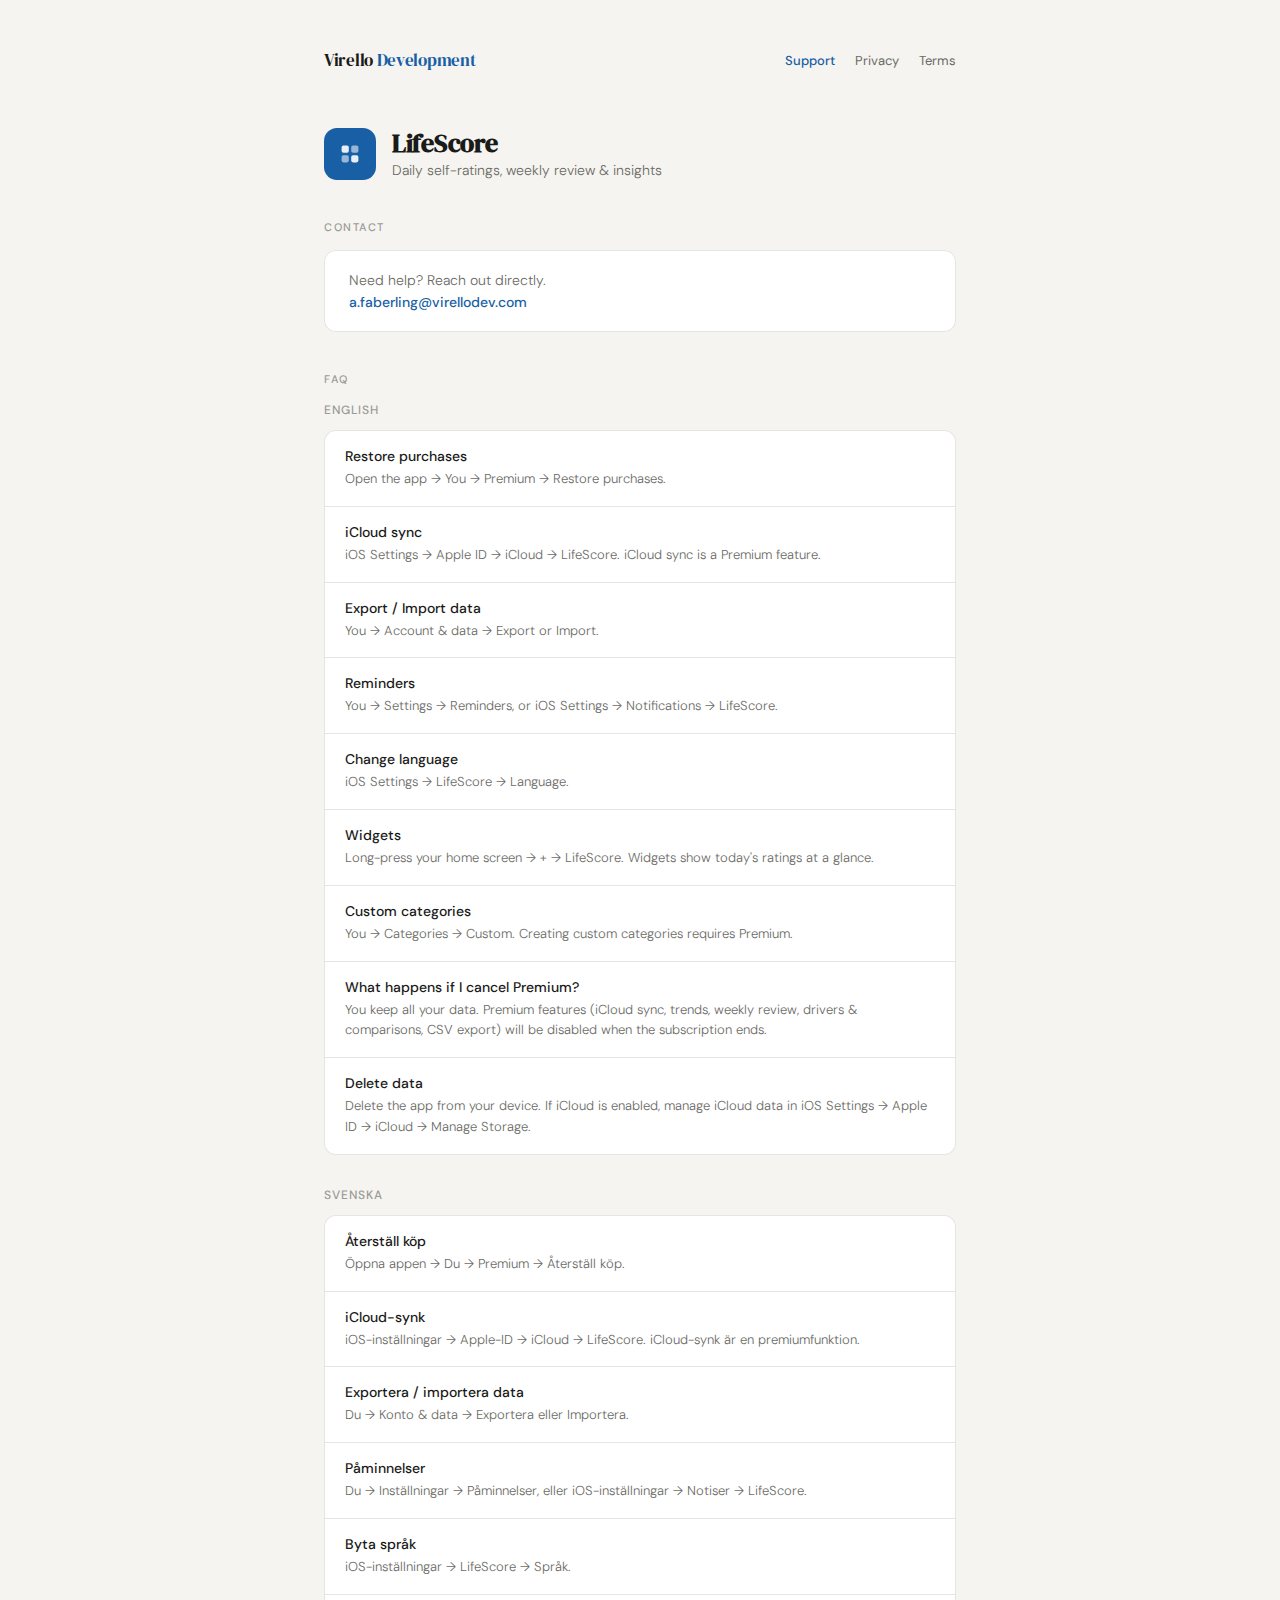
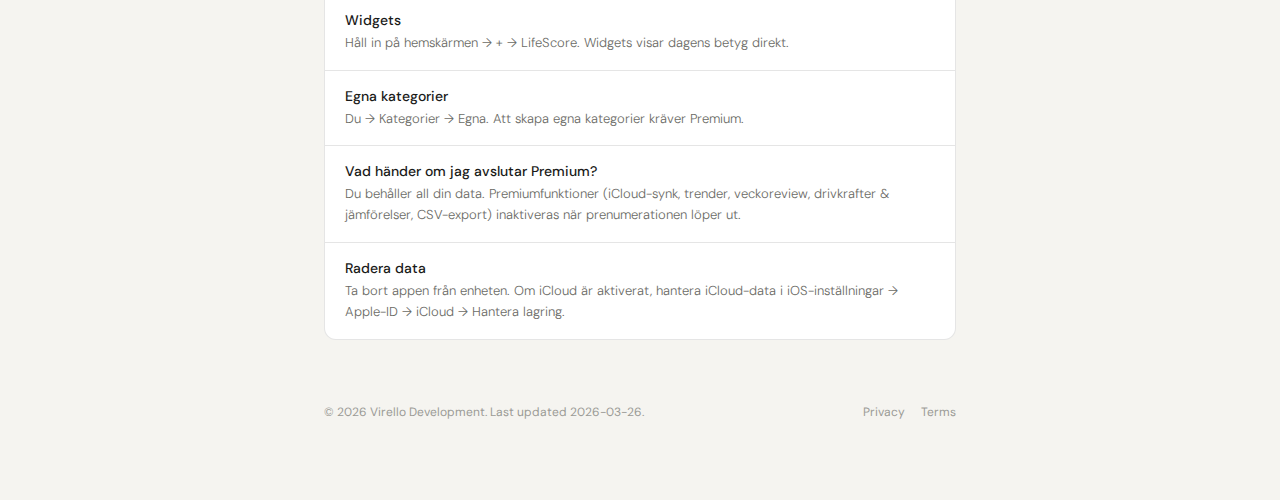
<file: index.html>
<!DOCTYPE html>
<html lang="sv">
<head>
  <meta charset="UTF-8">
  <meta name="viewport" content="width=device-width, initial-scale=1.0">
  <title>LifeScore — Support</title>
  <link rel="preconnect" href="https://fonts.googleapis.com">
  <link rel="preconnect" href="https://fonts.gstatic.com" crossorigin>
  <link href="https://fonts.googleapis.com/css2?family=DM+Sans:wght@300;400;500&family=DM+Serif+Display&display=swap" rel="stylesheet">
  <style>
    *, *::before, *::after { box-sizing: border-box; margin: 0; padding: 0; }

    :root {
      --text: #1a1a18;
      --muted: #6b6b66;
      --hint: #9b9b96;
      --surface: #ffffff;
      --bg: #f5f4f0;
      --border: rgba(0,0,0,0.1);
      --border-mid: rgba(0,0,0,0.18);
      --accent: #185FA5;
      --app-color: #185FA5;
      --app-color-bg: #E6F1FB;
    }

    @media (prefers-color-scheme: dark) {
      :root {
        --text: #e8e8e4;
        --muted: #9b9b96;
        --hint: #6b6b66;
        --surface: #1e1e1c;
        --bg: #161614;
        --border: rgba(255,255,255,0.1);
        --border-mid: rgba(255,255,255,0.18);
        --accent: #5BA3E0;
        --app-color: #5BA3E0;
        --app-color-bg: #0c2c44;
      }
    }

    body {
      font-family: 'DM Sans', system-ui, sans-serif;
      color: var(--text);
      background: var(--bg);
      min-height: 100vh;
      -webkit-font-smoothing: antialiased;
    }

    .page {
      max-width: 680px;
      margin: 0 auto;
      padding: 3rem 1.5rem 5rem;
    }

    /* Nav */
    nav {
      display: flex;
      align-items: center;
      justify-content: space-between;
      margin-bottom: 3.5rem;
      flex-wrap: wrap;
      gap: 12px;
    }

    .nav-logo {
      font-family: 'DM Serif Display', Georgia, serif;
      font-size: 17px;
      letter-spacing: -0.3px;
      color: var(--text);
      text-decoration: none;
    }

    .nav-logo span { color: var(--accent); }

    .nav-links {
      display: flex;
      gap: 20px;
    }

    .nav-links a {
      font-size: 13px;
      color: var(--muted);
      text-decoration: none;
      transition: color 0.15s;
    }

    .nav-links a:hover { color: var(--text); }
    .nav-links a.active { color: var(--app-color); font-weight: 500; }

    /* App header */
    .app-header {
      display: flex;
      align-items: center;
      gap: 16px;
      margin-bottom: 2.5rem;
    }

    .app-icon {
      width: 52px;
      height: 52px;
      border-radius: 13px;
      background: var(--app-color);
      display: flex;
      align-items: center;
      justify-content: center;
      flex-shrink: 0;
    }

    .app-icon svg { width: 24px; height: 24px; }

    .app-header-text h1 {
      font-family: 'DM Serif Display', Georgia, serif;
      font-size: 26px;
      letter-spacing: -0.3px;
      line-height: 1.1;
    }

    .app-header-text p {
      font-size: 14px;
      color: var(--muted);
      font-weight: 300;
      margin-top: 3px;
    }

    hr { border: none; border-top: 0.5px solid var(--border); margin: 2.5rem 0; }

    /* Sections */
    .section-label {
      font-size: 11px;
      font-weight: 500;
      letter-spacing: 0.14em;
      text-transform: uppercase;
      color: var(--hint);
      margin-bottom: 1rem;
    }

    .contact-block {
      background: var(--surface);
      border: 0.5px solid var(--border);
      border-radius: 12px;
      padding: 1.25rem 1.5rem;
      display: flex;
      flex-direction: column;
      gap: 4px;
      margin-bottom: 2.5rem;
    }

    .contact-block p { font-size: 14px; color: var(--muted); font-weight: 300; }

    .contact-block a {
      font-size: 14px;
      color: var(--app-color);
      text-decoration: none;
      font-weight: 500;
    }

    .contact-block a:hover { opacity: 0.75; }

    /* FAQ */
    .faq-group { margin-bottom: 2rem; }

    .faq-lang {
      font-size: 12px;
      font-weight: 500;
      letter-spacing: 0.08em;
      text-transform: uppercase;
      color: var(--hint);
      margin-bottom: 0.75rem;
    }

    .faq-list {
      background: var(--surface);
      border: 0.5px solid var(--border);
      border-radius: 12px;
      overflow: hidden;
    }

    .faq-item {
      padding: 1rem 1.25rem;
      border-bottom: 0.5px solid var(--border);
    }

    .faq-item:last-child { border-bottom: none; }

    .faq-q {
      font-size: 14px;
      font-weight: 500;
      margin-bottom: 4px;
    }

    .faq-a {
      font-size: 13px;
      color: var(--muted);
      line-height: 1.6;
      font-weight: 300;
    }

    /* Footer */
    footer {
      margin-top: 4rem;
      display: flex;
      align-items: center;
      justify-content: space-between;
      flex-wrap: wrap;
      gap: 8px;
    }

    .footer-copy { font-size: 12px; color: var(--hint); }

    .footer-links { display: flex; gap: 16px; }

    .footer-links a {
      font-size: 12px;
      color: var(--hint);
      text-decoration: none;
      transition: color 0.15s;
    }

    .footer-links a:hover { color: var(--muted); }
  </style>
</head>
<body>
  <div class="page">
    <nav>
      <a href="https://virellodev.com" class="nav-logo">Virello <span>Development</span></a>
      <div class="nav-links">
        <a href="index.html" class="active">Support</a>
        <a href="privacy.html">Privacy</a>
        <a href="terms.html">Terms</a>
      </div>
    </nav>

    <div class="app-header">
      <div class="app-icon">
        <svg viewBox="0 0 20 20" fill="none" xmlns="http://www.w3.org/2000/svg">
          <rect x="3" y="3" width="6" height="6" rx="1.5" fill="white" opacity="0.9"/>
          <rect x="11" y="3" width="6" height="6" rx="1.5" fill="white" opacity="0.55"/>
          <rect x="3" y="11" width="6" height="6" rx="1.5" fill="white" opacity="0.55"/>
          <rect x="11" y="11" width="6" height="6" rx="1.5" fill="white" opacity="0.9"/>
        </svg>
      </div>
      <div class="app-header-text">
        <h1>LifeScore</h1>
        <p>Daily self-ratings, weekly review &amp; insights</p>
      </div>
    </div>

    <p class="section-label">Contact</p>
    <div class="contact-block">
      <p>Need help? Reach out directly.</p>
      <a href="mailto:a.faberling@virellodev.com">a.faberling@virellodev.com</a>
    </div>

    <p class="section-label">FAQ</p>

    <div class="faq-group">
      <p class="faq-lang">English</p>
      <div class="faq-list">
        <div class="faq-item">
          <p class="faq-q">Restore purchases</p>
          <p class="faq-a">Open the app → You → Premium → Restore purchases.</p>
        </div>
        <div class="faq-item">
          <p class="faq-q">iCloud sync</p>
          <p class="faq-a">iOS Settings → Apple ID → iCloud → LifeScore. iCloud sync is a Premium feature.</p>
        </div>
        <div class="faq-item">
          <p class="faq-q">Export / Import data</p>
          <p class="faq-a">You → Account &amp; data → Export or Import.</p>
        </div>
        <div class="faq-item">
          <p class="faq-q">Reminders</p>
          <p class="faq-a">You → Settings → Reminders, or iOS Settings → Notifications → LifeScore.</p>
        </div>
        <div class="faq-item">
          <p class="faq-q">Change language</p>
          <p class="faq-a">iOS Settings → LifeScore → Language.</p>
        </div>
        <div class="faq-item">
          <p class="faq-q">Widgets</p>
          <p class="faq-a">Long-press your home screen → + → LifeScore. Widgets show today's ratings at a glance.</p>
        </div>
        <div class="faq-item">
          <p class="faq-q">Custom categories</p>
          <p class="faq-a">You → Categories → Custom. Creating custom categories requires Premium.</p>
        </div>
        <div class="faq-item">
          <p class="faq-q">What happens if I cancel Premium?</p>
          <p class="faq-a">You keep all your data. Premium features (iCloud sync, trends, weekly review, drivers &amp; comparisons, CSV export) will be disabled when the subscription ends.</p>
        </div>
        <div class="faq-item">
          <p class="faq-q">Delete data</p>
          <p class="faq-a">Delete the app from your device. If iCloud is enabled, manage iCloud data in iOS Settings → Apple ID → iCloud → Manage Storage.</p>
        </div>
      </div>
    </div>

    <div class="faq-group">
      <p class="faq-lang">Svenska</p>
      <div class="faq-list">
        <div class="faq-item">
          <p class="faq-q">Återställ köp</p>
          <p class="faq-a">Öppna appen → Du → Premium → Återställ köp.</p>
        </div>
        <div class="faq-item">
          <p class="faq-q">iCloud-synk</p>
          <p class="faq-a">iOS-inställningar → Apple-ID → iCloud → LifeScore. iCloud-synk är en premiumfunktion.</p>
        </div>
        <div class="faq-item">
          <p class="faq-q">Exportera / importera data</p>
          <p class="faq-a">Du → Konto &amp; data → Exportera eller Importera.</p>
        </div>
        <div class="faq-item">
          <p class="faq-q">Påminnelser</p>
          <p class="faq-a">Du → Inställningar → Påminnelser, eller iOS-inställningar → Notiser → LifeScore.</p>
        </div>
        <div class="faq-item">
          <p class="faq-q">Byta språk</p>
          <p class="faq-a">iOS-inställningar → LifeScore → Språk.</p>
        </div>
        <div class="faq-item">
          <p class="faq-q">Widgets</p>
          <p class="faq-a">Håll in på hemskärmen → + → LifeScore. Widgets visar dagens betyg direkt.</p>
        </div>
        <div class="faq-item">
          <p class="faq-q">Egna kategorier</p>
          <p class="faq-a">Du → Kategorier → Egna. Att skapa egna kategorier kräver Premium.</p>
        </div>
        <div class="faq-item">
          <p class="faq-q">Vad händer om jag avslutar Premium?</p>
          <p class="faq-a">Du behåller all din data. Premiumfunktioner (iCloud-synk, trender, veckoreview, drivkrafter &amp; jämförelser, CSV-export) inaktiveras när prenumerationen löper ut.</p>
        </div>
        <div class="faq-item">
          <p class="faq-q">Radera data</p>
          <p class="faq-a">Ta bort appen från enheten. Om iCloud är aktiverat, hantera iCloud-data i iOS-inställningar → Apple-ID → iCloud → Hantera lagring.</p>
        </div>
      </div>
    </div>

    <footer>
      <p class="footer-copy">© 2026 Virello Development. Last updated 2026-03-26.</p>
      <div class="footer-links">
        <a href="privacy.html">Privacy</a>
        <a href="terms.html">Terms</a>
      </div>
    </footer>
  </div>
</body>
</html>
</file>
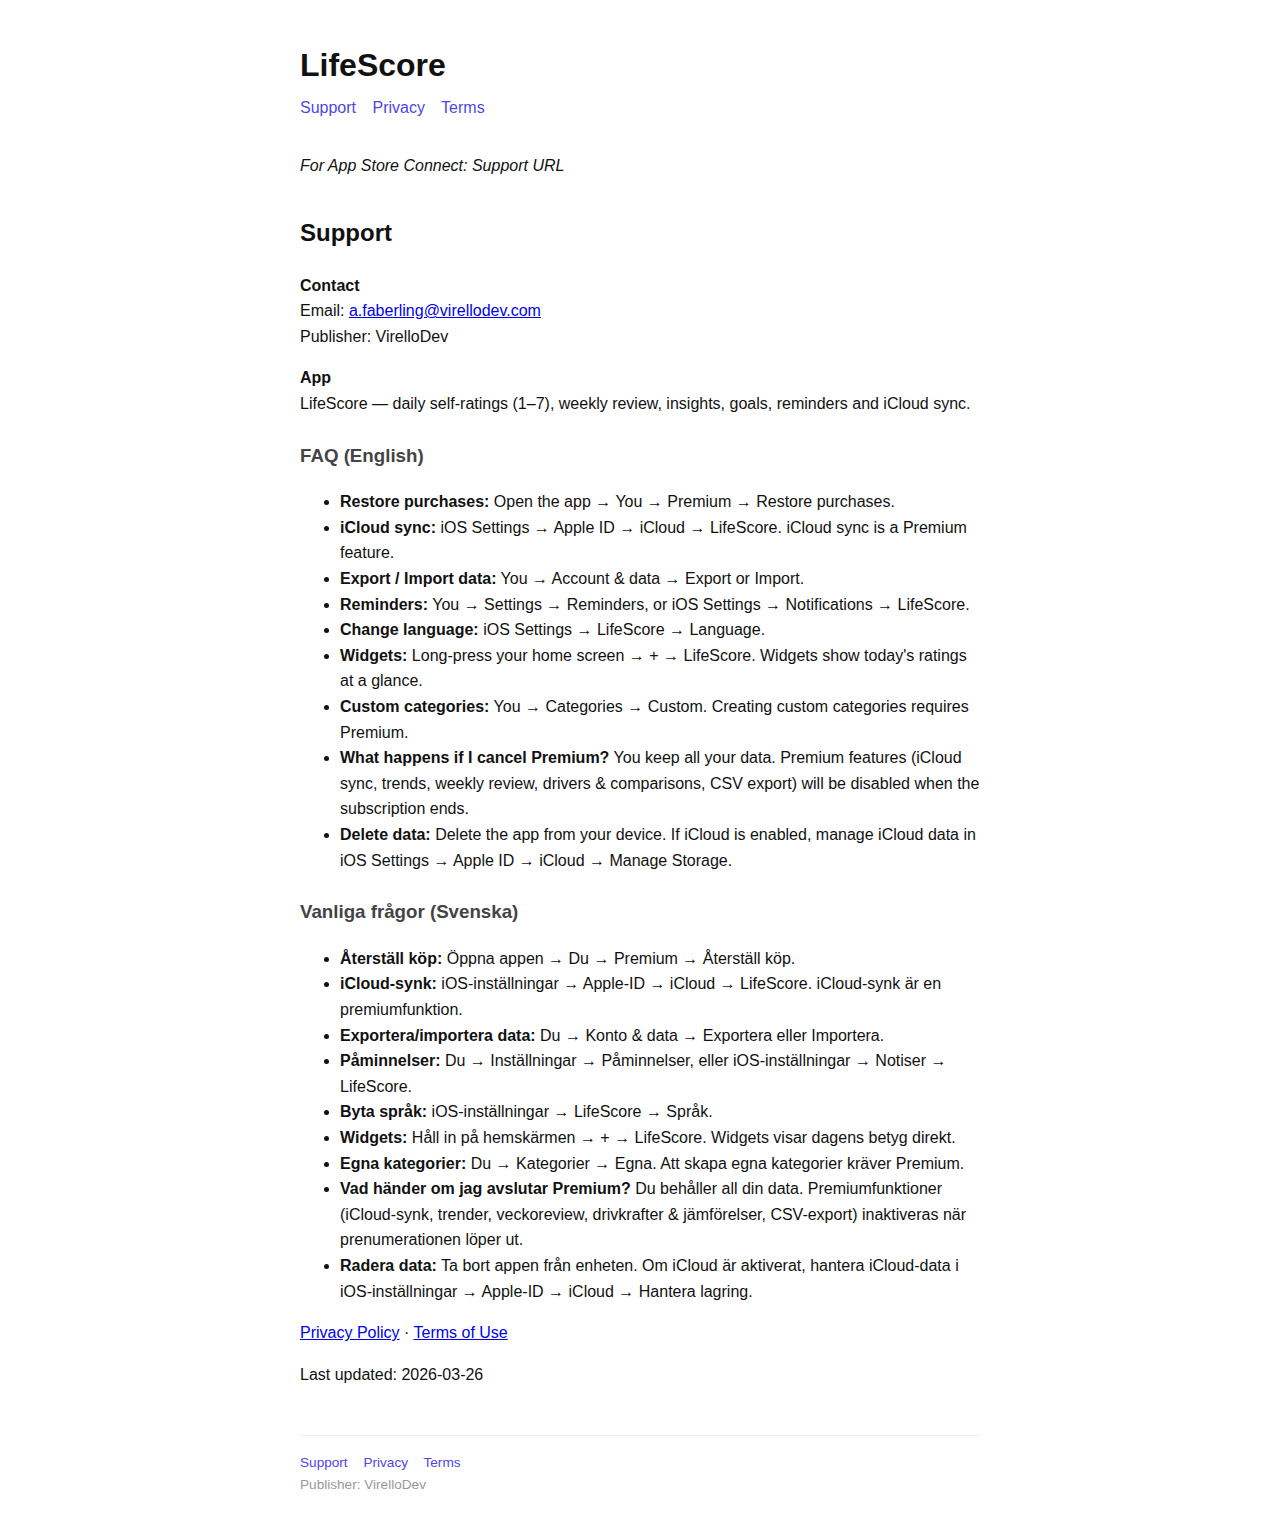
<file: lifescore-site/index.html>
<!DOCTYPE html>
<html lang="sv">
<head>
<meta charset="UTF-8">
<meta name="viewport" content="width=device-width, initial-scale=1">
<title>LifeScore Support</title>
<style>
  body { font-family: -apple-system, BlinkMacSystemFont, "Segoe UI", sans-serif; max-width: 680px; margin: 40px auto; padding: 0 20px; color: #111; line-height: 1.6; }
  h1 { font-size: 2em; margin-bottom: 4px; }
  nav { margin-bottom: 32px; color: #666; }
  nav a { color: #4f46e5; text-decoration: none; margin-right: 12px; }
  nav a:hover { text-decoration: underline; }
  h2 { margin-top: 36px; }
  h3 { margin-top: 24px; color: #444; }
  hr { border: none; border-top: 1px solid #eee; margin: 36px 0; }
  footer { margin-top: 48px; padding-top: 16px; border-top: 1px solid #eee; font-size: 0.85em; color: #999; }
  footer a { color: #4f46e5; text-decoration: none; margin-right: 12px; }
</style>
</head>
<body>

<h1>LifeScore</h1>
<nav>
  <a href="index.html">Support</a>
  <a href="privacy.html">Privacy</a>
  <a href="terms.html">Terms</a>
</nav>

<p><em>For App Store Connect: Support URL</em></p>

<h2>Support</h2>

<p><strong>Contact</strong><br>
Email: <a href="mailto:a.faberling@virellodev.com">a.faberling@virellodev.com</a><br>
Publisher: VirelloDev</p>

<p><strong>App</strong><br>
LifeScore — daily self-ratings (1–7), weekly review, insights, goals, reminders and iCloud sync.</p>

<h3>FAQ (English)</h3>
<ul>
  <li><strong>Restore purchases:</strong> Open the app → You → Premium → Restore purchases.</li>
  <li><strong>iCloud sync:</strong> iOS Settings → Apple ID → iCloud → LifeScore. iCloud sync is a Premium feature.</li>
  <li><strong>Export / Import data:</strong> You → Account &amp; data → Export or Import.</li>
  <li><strong>Reminders:</strong> You → Settings → Reminders, or iOS Settings → Notifications → LifeScore.</li>
  <li><strong>Change language:</strong> iOS Settings → LifeScore → Language.</li>
  <li><strong>Widgets:</strong> Long-press your home screen → + → LifeScore. Widgets show today's ratings at a glance.</li>
  <li><strong>Custom categories:</strong> You → Categories → Custom. Creating custom categories requires Premium.</li>
  <li><strong>What happens if I cancel Premium?</strong> You keep all your data. Premium features (iCloud sync, trends, weekly review, drivers &amp; comparisons, CSV export) will be disabled when the subscription ends.</li>
  <li><strong>Delete data:</strong> Delete the app from your device. If iCloud is enabled, manage iCloud data in iOS Settings → Apple ID → iCloud → Manage Storage.</li>
</ul>

<h3>Vanliga frågor (Svenska)</h3>
<ul>
  <li><strong>Återställ köp:</strong> Öppna appen → Du → Premium → Återställ köp.</li>
  <li><strong>iCloud-synk:</strong> iOS-inställningar → Apple-ID → iCloud → LifeScore. iCloud-synk är en premiumfunktion.</li>
  <li><strong>Exportera/importera data:</strong> Du → Konto &amp; data → Exportera eller Importera.</li>
  <li><strong>Påminnelser:</strong> Du → Inställningar → Påminnelser, eller iOS-inställningar → Notiser → LifeScore.</li>
  <li><strong>Byta språk:</strong> iOS-inställningar → LifeScore → Språk.</li>
  <li><strong>Widgets:</strong> Håll in på hemskärmen → + → LifeScore. Widgets visar dagens betyg direkt.</li>
  <li><strong>Egna kategorier:</strong> Du → Kategorier → Egna. Att skapa egna kategorier kräver Premium.</li>
  <li><strong>Vad händer om jag avslutar Premium?</strong> Du behåller all din data. Premiumfunktioner (iCloud-synk, trender, veckoreview, drivkrafter &amp; jämförelser, CSV-export) inaktiveras när prenumerationen löper ut.</li>
  <li><strong>Radera data:</strong> Ta bort appen från enheten. Om iCloud är aktiverat, hantera iCloud-data i iOS-inställningar → Apple-ID → iCloud → Hantera lagring.</li>
</ul>

<p><a href="privacy.html">Privacy Policy</a> · <a href="terms.html">Terms of Use</a></p>
<p>Last updated: 2026-03-26</p>

<footer>
  <a href="index.html">Support</a>
  <a href="privacy.html">Privacy</a>
  <a href="terms.html">Terms</a><br>
  Publisher: VirelloDev
</footer>

</body>
</html>
</file>
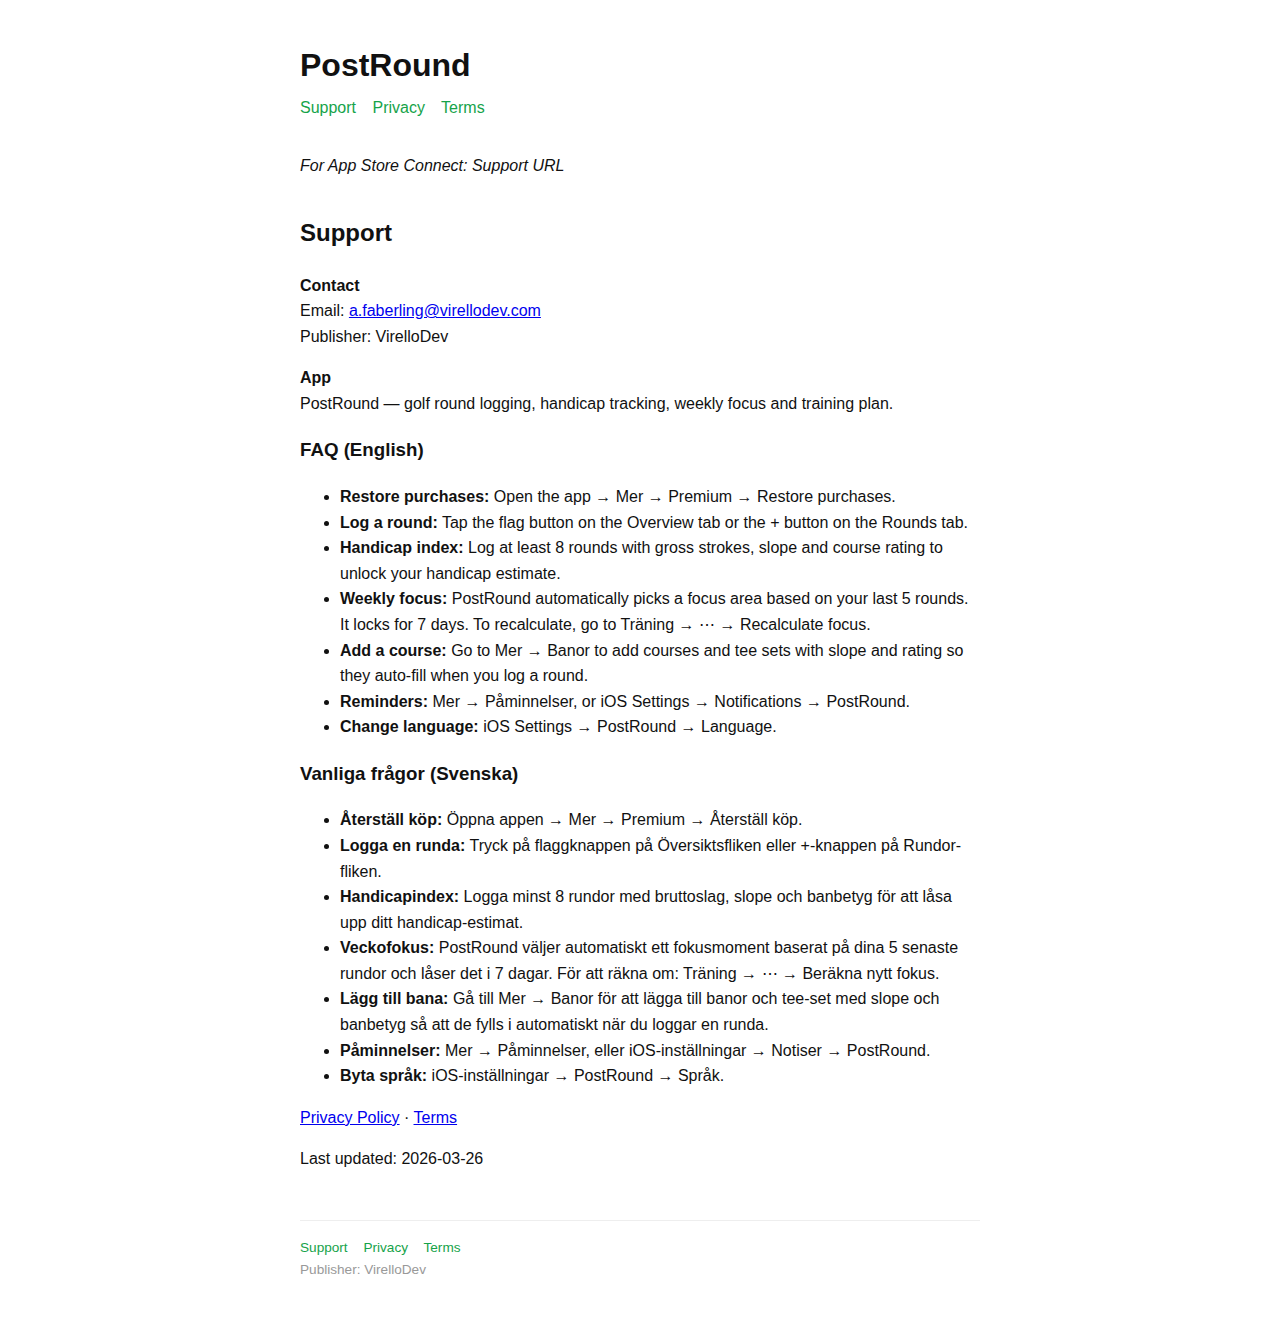
<file: postround-site/index.html>
<!DOCTYPE html>
<html lang="sv">
<head>
<meta charset="UTF-8">
<meta name="viewport" content="width=device-width, initial-scale=1">
<title>PostRound Support</title>
<style>
  body { font-family: -apple-system, BlinkMacSystemFont, "Segoe UI", sans-serif; max-width: 680px; margin: 40px auto; padding: 0 20px; color: #111; line-height: 1.6; }
  h1 { font-size: 2em; margin-bottom: 4px; }
  nav { margin-bottom: 32px; color: #666; }
  nav a { color: #16a34a; text-decoration: none; margin-right: 12px; }
  nav a:hover { text-decoration: underline; }
  h2 { margin-top: 36px; }
  footer { margin-top: 48px; padding-top: 16px; border-top: 1px solid #eee; font-size: 0.85em; color: #999; }
  footer a { color: #16a34a; text-decoration: none; margin-right: 12px; }
</style>
</head>
<body>

<h1>PostRound</h1>
<nav>
  <a href="index.html">Support</a>
  <a href="privacy.html">Privacy</a>
  <a href="terms.html">Terms</a>
</nav>

<p><em>For App Store Connect: Support URL</em></p>

<h2>Support</h2>

<p><strong>Contact</strong><br>
Email: <a href="mailto:a.faberling@virellodev.com">a.faberling@virellodev.com</a><br>
Publisher: VirelloDev</p>

<p><strong>App</strong><br>
PostRound — golf round logging, handicap tracking, weekly focus and training plan.</p>

<h3>FAQ (English)</h3>
<ul>
  <li><strong>Restore purchases:</strong> Open the app → Mer → Premium → Restore purchases.</li>
  <li><strong>Log a round:</strong> Tap the flag button on the Overview tab or the + button on the Rounds tab.</li>
  <li><strong>Handicap index:</strong> Log at least 8 rounds with gross strokes, slope and course rating to unlock your handicap estimate.</li>
  <li><strong>Weekly focus:</strong> PostRound automatically picks a focus area based on your last 5 rounds. It locks for 7 days. To recalculate, go to Träning → ⋯ → Recalculate focus.</li>
  <li><strong>Add a course:</strong> Go to Mer → Banor to add courses and tee sets with slope and rating so they auto-fill when you log a round.</li>
  <li><strong>Reminders:</strong> Mer → Påminnelser, or iOS Settings → Notifications → PostRound.</li>
  <li><strong>Change language:</strong> iOS Settings → PostRound → Language.</li>
</ul>

<h3>Vanliga frågor (Svenska)</h3>
<ul>
  <li><strong>Återställ köp:</strong> Öppna appen → Mer → Premium → Återställ köp.</li>
  <li><strong>Logga en runda:</strong> Tryck på flaggknappen på Översiktsfliken eller +-knappen på Rundor-fliken.</li>
  <li><strong>Handicapindex:</strong> Logga minst 8 rundor med bruttoslag, slope och banbetyg för att låsa upp ditt handicap-estimat.</li>
  <li><strong>Veckofokus:</strong> PostRound väljer automatiskt ett fokusmoment baserat på dina 5 senaste rundor och låser det i 7 dagar. För att räkna om: Träning → ⋯ → Beräkna nytt fokus.</li>
  <li><strong>Lägg till bana:</strong> Gå till Mer → Banor för att lägga till banor och tee-set med slope och banbetyg så att de fylls i automatiskt när du loggar en runda.</li>
  <li><strong>Påminnelser:</strong> Mer → Påminnelser, eller iOS-inställningar → Notiser → PostRound.</li>
  <li><strong>Byta språk:</strong> iOS-inställningar → PostRound → Språk.</li>
</ul>

<p><a href="privacy.html">Privacy Policy</a> · <a href="terms.html">Terms</a></p>
<p>Last updated: 2026-03-26</p>

<footer>
  <a href="index.html">Support</a>
  <a href="privacy.html">Privacy</a>
  <a href="terms.html">Terms</a><br>
  Publisher: VirelloDev
</footer>

</body>
</html>
</file>
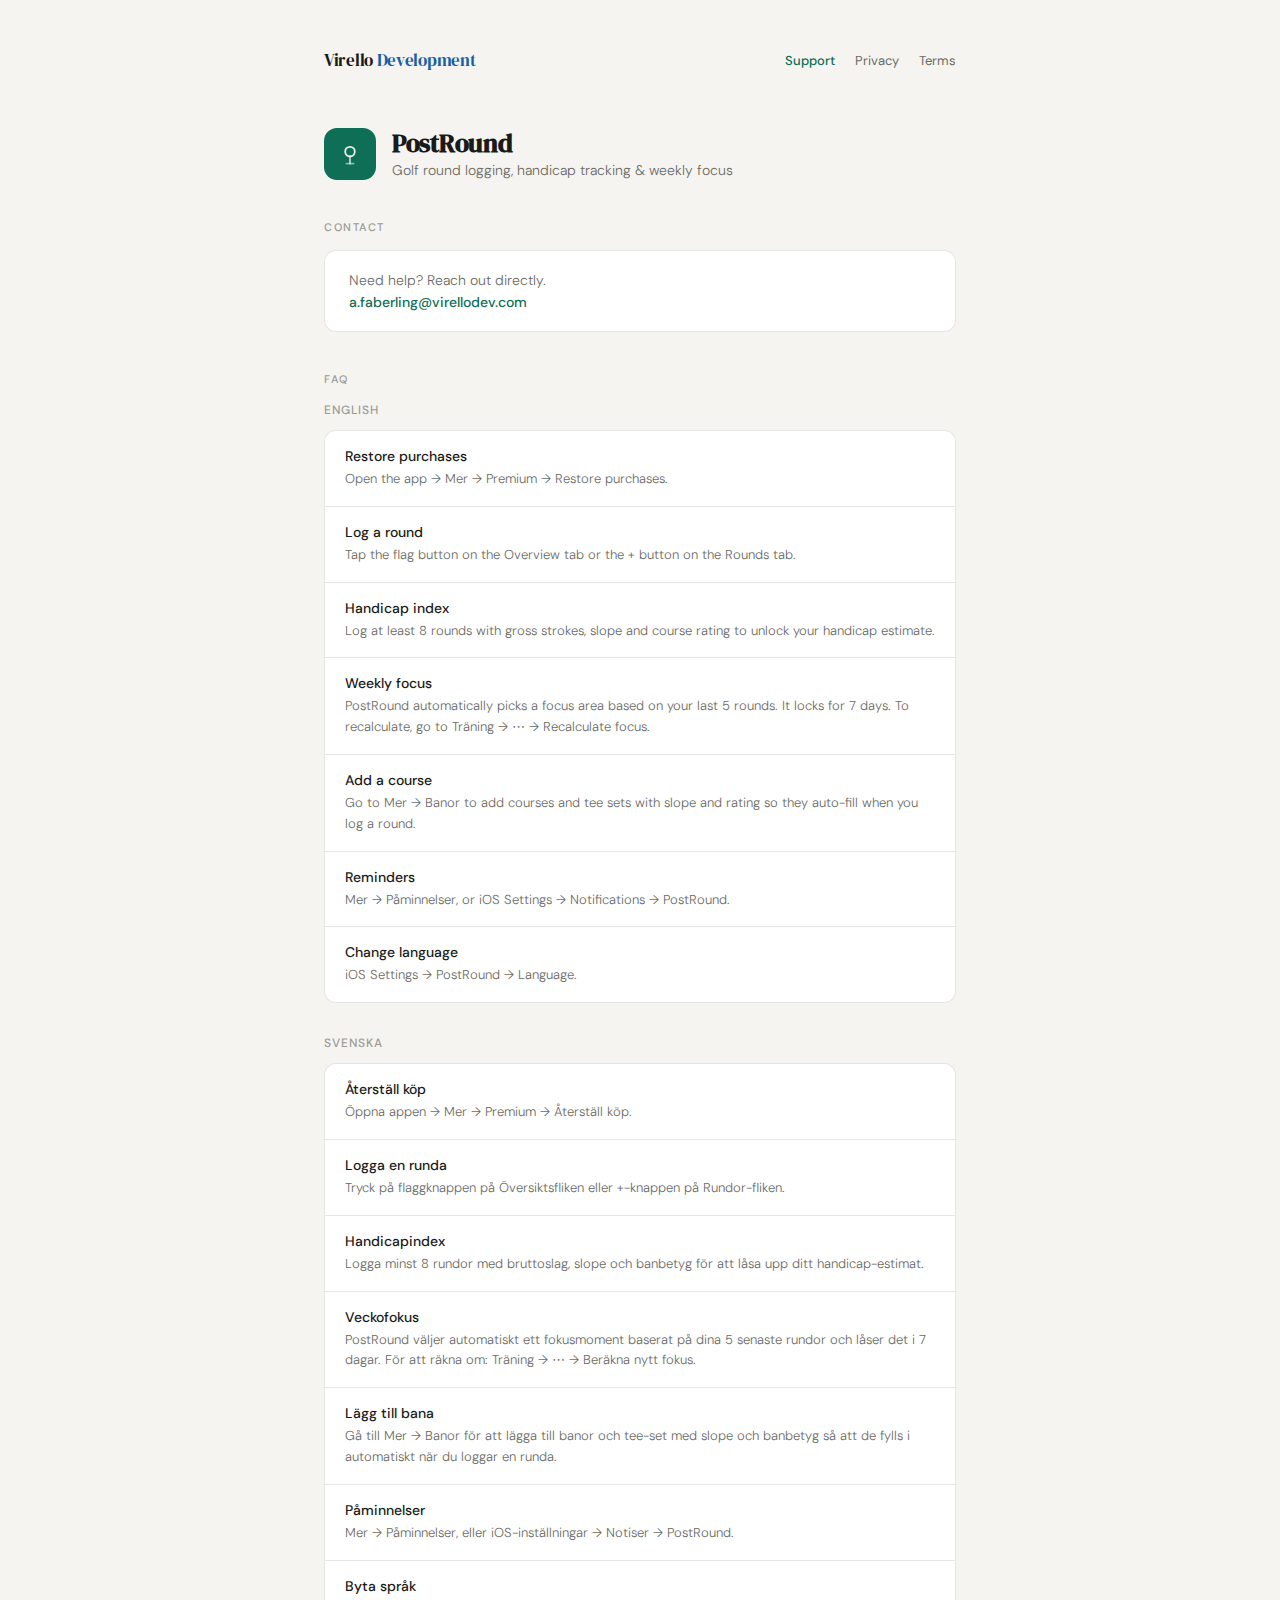
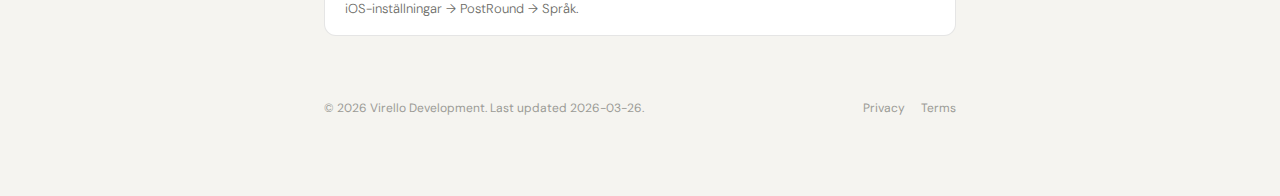
<file: postround/index.html>
<!DOCTYPE html>
<html lang="sv">
<head>
  <meta charset="UTF-8">
  <meta name="viewport" content="width=device-width, initial-scale=1.0">
  <title>PostRound — Support</title>
  <link rel="preconnect" href="https://fonts.googleapis.com">
  <link rel="preconnect" href="https://fonts.gstatic.com" crossorigin>
  <link href="https://fonts.googleapis.com/css2?family=DM+Sans:wght@300;400;500&family=DM+Serif+Display&display=swap" rel="stylesheet">
  <style>
    *, *::before, *::after { box-sizing: border-box; margin: 0; padding: 0; }

    :root {
      --text: #1a1a18;
      --muted: #6b6b66;
      --hint: #9b9b96;
      --surface: #ffffff;
      --bg: #f5f4f0;
      --border: rgba(0,0,0,0.1);
      --border-mid: rgba(0,0,0,0.18);
      --accent: #0F6E56;
      --app-color: #0F6E56;
    }

    @media (prefers-color-scheme: dark) {
      :root {
        --text: #e8e8e4;
        --muted: #9b9b96;
        --hint: #6b6b66;
        --surface: #1e1e1c;
        --bg: #161614;
        --border: rgba(255,255,255,0.1);
        --border-mid: rgba(255,255,255,0.18);
        --accent: #1D9E75;
        --app-color: #1D9E75;
      }
    }

    body {
      font-family: 'DM Sans', system-ui, sans-serif;
      color: var(--text);
      background: var(--bg);
      min-height: 100vh;
      -webkit-font-smoothing: antialiased;
    }

    .page {
      max-width: 680px;
      margin: 0 auto;
      padding: 3rem 1.5rem 5rem;
    }

    nav {
      display: flex;
      align-items: center;
      justify-content: space-between;
      margin-bottom: 3.5rem;
      flex-wrap: wrap;
      gap: 12px;
    }

    .nav-logo {
      font-family: 'DM Serif Display', Georgia, serif;
      font-size: 17px;
      letter-spacing: -0.3px;
      color: var(--text);
      text-decoration: none;
    }

    .nav-logo span { color: #185FA5; }

    .nav-links { display: flex; gap: 20px; }

    .nav-links a {
      font-size: 13px;
      color: var(--muted);
      text-decoration: none;
      transition: color 0.15s;
    }

    .nav-links a:hover { color: var(--text); }
    .nav-links a.active { color: var(--app-color); font-weight: 500; }

    .app-header {
      display: flex;
      align-items: center;
      gap: 16px;
      margin-bottom: 2.5rem;
    }

    .app-icon {
      width: 52px;
      height: 52px;
      border-radius: 13px;
      background: var(--app-color);
      display: flex;
      align-items: center;
      justify-content: center;
      flex-shrink: 0;
    }

    .app-icon svg { width: 24px; height: 24px; }

    .app-header-text h1 {
      font-family: 'DM Serif Display', Georgia, serif;
      font-size: 26px;
      letter-spacing: -0.3px;
      line-height: 1.1;
    }

    .app-header-text p {
      font-size: 14px;
      color: var(--muted);
      font-weight: 300;
      margin-top: 3px;
    }

    .section-label {
      font-size: 11px;
      font-weight: 500;
      letter-spacing: 0.14em;
      text-transform: uppercase;
      color: var(--hint);
      margin-bottom: 1rem;
    }

    .contact-block {
      background: var(--surface);
      border: 0.5px solid var(--border);
      border-radius: 12px;
      padding: 1.25rem 1.5rem;
      display: flex;
      flex-direction: column;
      gap: 4px;
      margin-bottom: 2.5rem;
    }

    .contact-block p { font-size: 14px; color: var(--muted); font-weight: 300; }

    .contact-block a {
      font-size: 14px;
      color: var(--app-color);
      text-decoration: none;
      font-weight: 500;
    }

    .contact-block a:hover { opacity: 0.75; }

    .faq-group { margin-bottom: 2rem; }

    .faq-lang {
      font-size: 12px;
      font-weight: 500;
      letter-spacing: 0.08em;
      text-transform: uppercase;
      color: var(--hint);
      margin-bottom: 0.75rem;
    }

    .faq-list {
      background: var(--surface);
      border: 0.5px solid var(--border);
      border-radius: 12px;
      overflow: hidden;
    }

    .faq-item {
      padding: 1rem 1.25rem;
      border-bottom: 0.5px solid var(--border);
    }

    .faq-item:last-child { border-bottom: none; }

    .faq-q {
      font-size: 14px;
      font-weight: 500;
      margin-bottom: 4px;
    }

    .faq-a {
      font-size: 13px;
      color: var(--muted);
      line-height: 1.6;
      font-weight: 300;
    }

    footer {
      margin-top: 4rem;
      display: flex;
      align-items: center;
      justify-content: space-between;
      flex-wrap: wrap;
      gap: 8px;
    }

    .footer-copy { font-size: 12px; color: var(--hint); }

    .footer-links { display: flex; gap: 16px; }

    .footer-links a {
      font-size: 12px;
      color: var(--hint);
      text-decoration: none;
      transition: color 0.15s;
    }

    .footer-links a:hover { color: var(--muted); }
  </style>
</head>
<body>
  <div class="page">
    <nav>
      <a href="https://virellodev.com" class="nav-logo">Virello <span>Development</span></a>
      <div class="nav-links">
        <a href="index.html" class="active">Support</a>
        <a href="privacy.html">Privacy</a>
        <a href="terms.html">Terms</a>
      </div>
    </nav>

    <div class="app-header">
      <div class="app-icon">
        <svg viewBox="0 0 20 20" fill="none" xmlns="http://www.w3.org/2000/svg">
          <circle cx="10" cy="8" r="4" stroke="white" stroke-width="1.5" opacity="0.9"/>
          <path d="M10 12 L10 18" stroke="white" stroke-width="1.5" stroke-linecap="round" opacity="0.7"/>
          <path d="M7 18 L13 18" stroke="white" stroke-width="1.5" stroke-linecap="round" opacity="0.5"/>
        </svg>
      </div>
      <div class="app-header-text">
        <h1>PostRound</h1>
        <p>Golf round logging, handicap tracking &amp; weekly focus</p>
      </div>
    </div>

    <p class="section-label">Contact</p>
    <div class="contact-block">
      <p>Need help? Reach out directly.</p>
      <a href="mailto:a.faberling@virellodev.com">a.faberling@virellodev.com</a>
    </div>

    <p class="section-label">FAQ</p>

    <div class="faq-group">
      <p class="faq-lang">English</p>
      <div class="faq-list">
        <div class="faq-item">
          <p class="faq-q">Restore purchases</p>
          <p class="faq-a">Open the app → Mer → Premium → Restore purchases.</p>
        </div>
        <div class="faq-item">
          <p class="faq-q">Log a round</p>
          <p class="faq-a">Tap the flag button on the Overview tab or the + button on the Rounds tab.</p>
        </div>
        <div class="faq-item">
          <p class="faq-q">Handicap index</p>
          <p class="faq-a">Log at least 8 rounds with gross strokes, slope and course rating to unlock your handicap estimate.</p>
        </div>
        <div class="faq-item">
          <p class="faq-q">Weekly focus</p>
          <p class="faq-a">PostRound automatically picks a focus area based on your last 5 rounds. It locks for 7 days. To recalculate, go to Träning → ⋯ → Recalculate focus.</p>
        </div>
        <div class="faq-item">
          <p class="faq-q">Add a course</p>
          <p class="faq-a">Go to Mer → Banor to add courses and tee sets with slope and rating so they auto-fill when you log a round.</p>
        </div>
        <div class="faq-item">
          <p class="faq-q">Reminders</p>
          <p class="faq-a">Mer → Påminnelser, or iOS Settings → Notifications → PostRound.</p>
        </div>
        <div class="faq-item">
          <p class="faq-q">Change language</p>
          <p class="faq-a">iOS Settings → PostRound → Language.</p>
        </div>
      </div>
    </div>

    <div class="faq-group">
      <p class="faq-lang">Svenska</p>
      <div class="faq-list">
        <div class="faq-item">
          <p class="faq-q">Återställ köp</p>
          <p class="faq-a">Öppna appen → Mer → Premium → Återställ köp.</p>
        </div>
        <div class="faq-item">
          <p class="faq-q">Logga en runda</p>
          <p class="faq-a">Tryck på flaggknappen på Översiktsfliken eller +-knappen på Rundor-fliken.</p>
        </div>
        <div class="faq-item">
          <p class="faq-q">Handicapindex</p>
          <p class="faq-a">Logga minst 8 rundor med bruttoslag, slope och banbetyg för att låsa upp ditt handicap-estimat.</p>
        </div>
        <div class="faq-item">
          <p class="faq-q">Veckofokus</p>
          <p class="faq-a">PostRound väljer automatiskt ett fokusmoment baserat på dina 5 senaste rundor och låser det i 7 dagar. För att räkna om: Träning → ⋯ → Beräkna nytt fokus.</p>
        </div>
        <div class="faq-item">
          <p class="faq-q">Lägg till bana</p>
          <p class="faq-a">Gå till Mer → Banor för att lägga till banor och tee-set med slope och banbetyg så att de fylls i automatiskt när du loggar en runda.</p>
        </div>
        <div class="faq-item">
          <p class="faq-q">Påminnelser</p>
          <p class="faq-a">Mer → Påminnelser, eller iOS-inställningar → Notiser → PostRound.</p>
        </div>
        <div class="faq-item">
          <p class="faq-q">Byta språk</p>
          <p class="faq-a">iOS-inställningar → PostRound → Språk.</p>
        </div>
      </div>
    </div>

    <footer>
      <p class="footer-copy">© 2026 Virello Development. Last updated 2026-03-26.</p>
      <div class="footer-links">
        <a href="privacy.html">Privacy</a>
        <a href="terms.html">Terms</a>
      </div>
    </footer>
  </div>
</body>
</html>
</file>
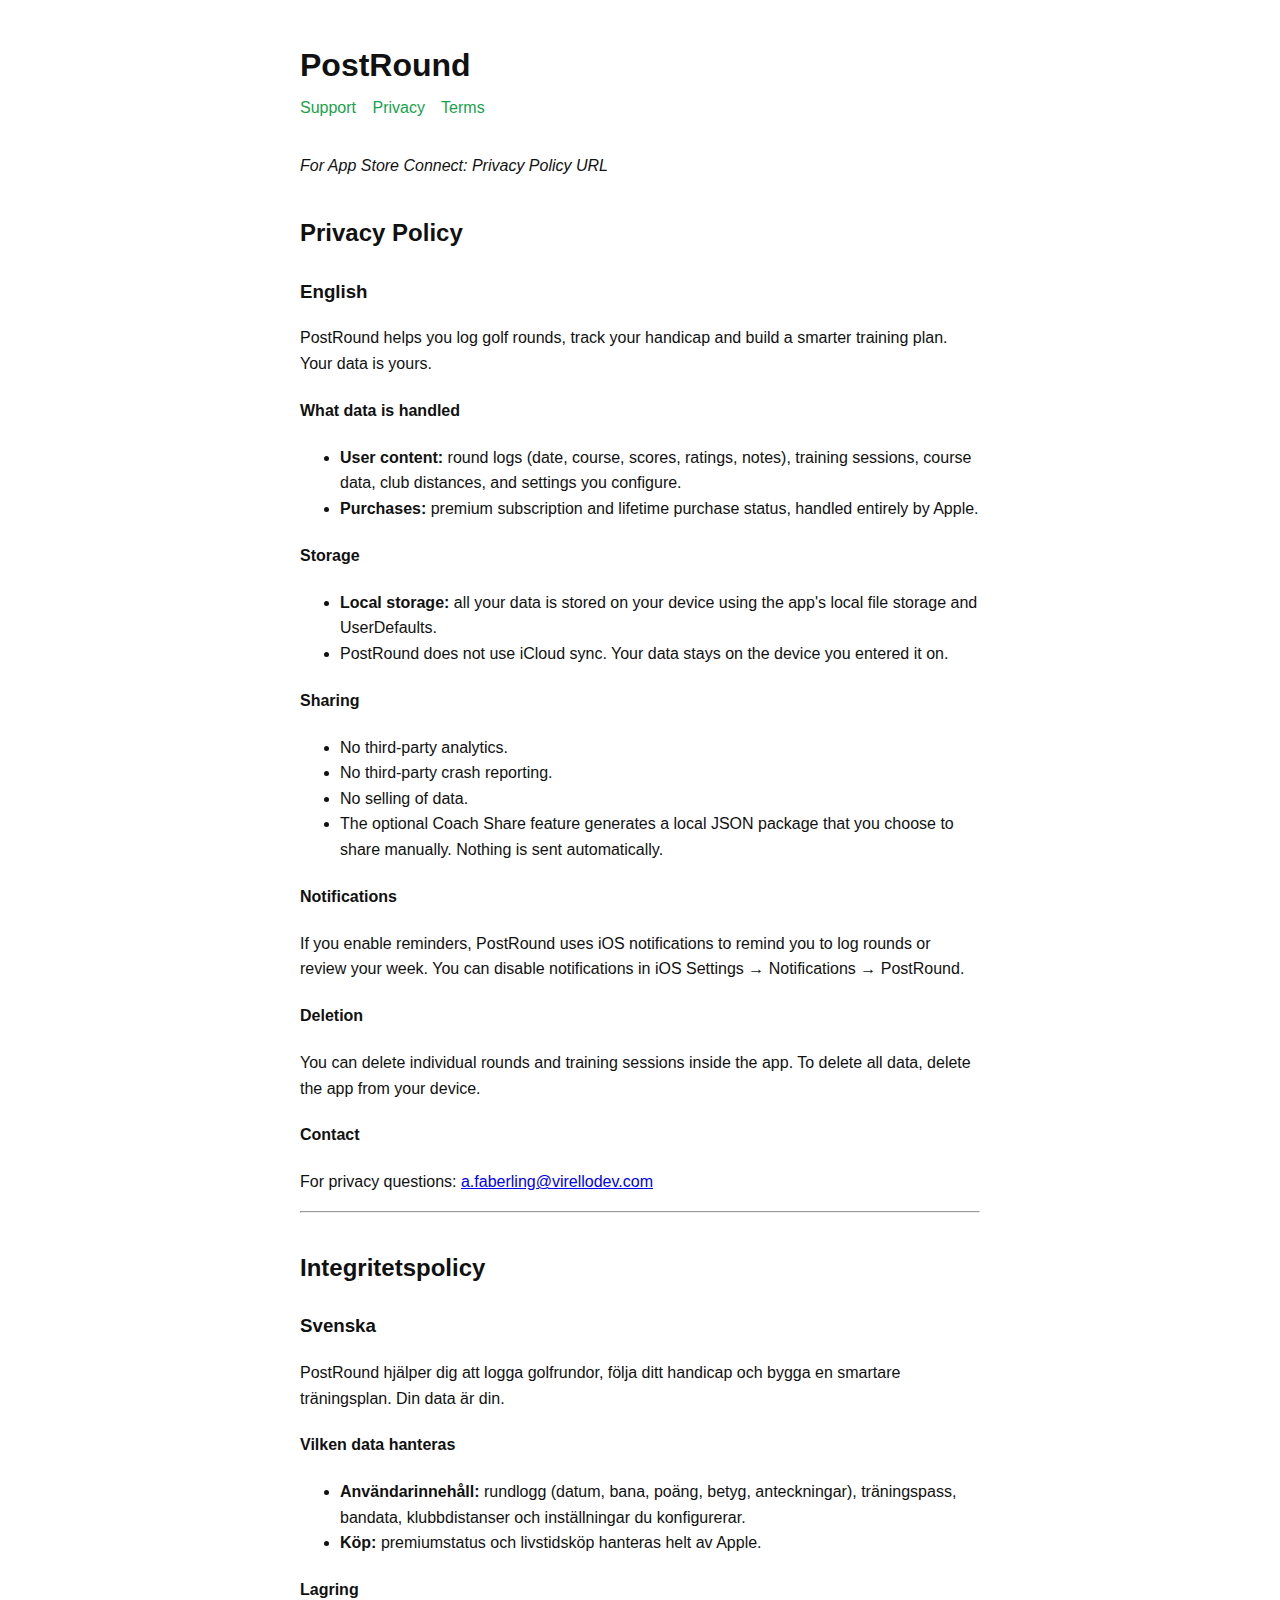
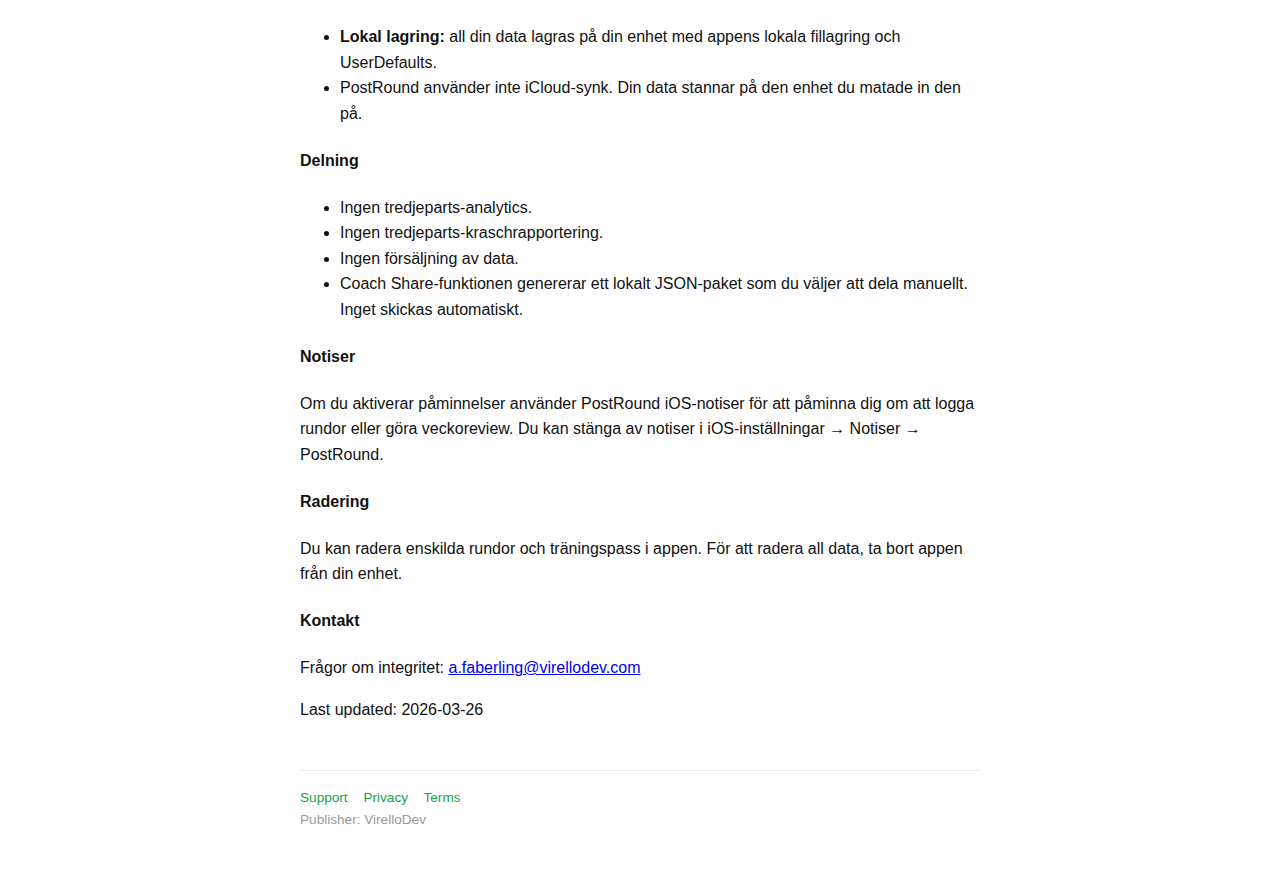
<file: privacy.html>
<!DOCTYPE html>
<html lang="sv">
<head>
<meta charset="UTF-8">
<meta name="viewport" content="width=device-width, initial-scale=1">
<title>PostRound Privacy Policy</title>
<style>
  body { font-family: -apple-system, BlinkMacSystemFont, "Segoe UI", sans-serif; max-width: 680px; margin: 40px auto; padding: 0 20px; color: #111; line-height: 1.6; }
  h1 { font-size: 2em; margin-bottom: 4px; }
  nav { margin-bottom: 32px; color: #666; }
  nav a { color: #16a34a; text-decoration: none; margin-right: 12px; }
  nav a:hover { text-decoration: underline; }
  h2 { margin-top: 36px; }
  h3 { margin-top: 24px; }
  footer { margin-top: 48px; padding-top: 16px; border-top: 1px solid #eee; font-size: 0.85em; color: #999; }
  footer a { color: #16a34a; text-decoration: none; margin-right: 12px; }
</style>
</head>
<body>

<h1>PostRound</h1>
<nav>
  <a href="index.html">Support</a>
  <a href="privacy.html">Privacy</a>
  <a href="terms.html">Terms</a>
</nav>

<p><em>For App Store Connect: Privacy Policy URL</em></p>

<h2>Privacy Policy</h2>

<h3>English</h3>

<p>PostRound helps you log golf rounds, track your handicap and build a smarter training plan. Your data is yours.</p>

<h4>What data is handled</h4>
<ul>
  <li><strong>User content:</strong> round logs (date, course, scores, ratings, notes), training sessions, course data, club distances, and settings you configure.</li>
  <li><strong>Purchases:</strong> premium subscription and lifetime purchase status, handled entirely by Apple.</li>
</ul>

<h4>Storage</h4>
<ul>
  <li><strong>Local storage:</strong> all your data is stored on your device using the app's local file storage and UserDefaults.</li>
  <li>PostRound does not use iCloud sync. Your data stays on the device you entered it on.</li>
</ul>

<h4>Sharing</h4>
<ul>
  <li>No third-party analytics.</li>
  <li>No third-party crash reporting.</li>
  <li>No selling of data.</li>
  <li>The optional Coach Share feature generates a local JSON package that you choose to share manually. Nothing is sent automatically.</li>
</ul>

<h4>Notifications</h4>
<p>If you enable reminders, PostRound uses iOS notifications to remind you to log rounds or review your week. You can disable notifications in iOS Settings → Notifications → PostRound.</p>

<h4>Deletion</h4>
<p>You can delete individual rounds and training sessions inside the app. To delete all data, delete the app from your device.</p>

<h4>Contact</h4>
<p>For privacy questions: <a href="mailto:a.faberling@virellodev.com">a.faberling@virellodev.com</a></p>

<hr>

<h2>Integritetspolicy</h2>

<h3>Svenska</h3>

<p>PostRound hjälper dig att logga golfrundor, följa ditt handicap och bygga en smartare träningsplan. Din data är din.</p>

<h4>Vilken data hanteras</h4>
<ul>
  <li><strong>Användarinnehåll:</strong> rundlogg (datum, bana, poäng, betyg, anteckningar), träningspass, bandata, klubbdistanser och inställningar du konfigurerar.</li>
  <li><strong>Köp:</strong> premiumstatus och livstidsköp hanteras helt av Apple.</li>
</ul>

<h4>Lagring</h4>
<ul>
  <li><strong>Lokal lagring:</strong> all din data lagras på din enhet med appens lokala fillagring och UserDefaults.</li>
  <li>PostRound använder inte iCloud-synk. Din data stannar på den enhet du matade in den på.</li>
</ul>

<h4>Delning</h4>
<ul>
  <li>Ingen tredjeparts-analytics.</li>
  <li>Ingen tredjeparts-kraschrapportering.</li>
  <li>Ingen försäljning av data.</li>
  <li>Coach Share-funktionen genererar ett lokalt JSON-paket som du väljer att dela manuellt. Inget skickas automatiskt.</li>
</ul>

<h4>Notiser</h4>
<p>Om du aktiverar påminnelser använder PostRound iOS-notiser för att påminna dig om att logga rundor eller göra veckoreview. Du kan stänga av notiser i iOS-inställningar → Notiser → PostRound.</p>

<h4>Radering</h4>
<p>Du kan radera enskilda rundor och träningspass i appen. För att radera all data, ta bort appen från din enhet.</p>

<h4>Kontakt</h4>
<p>Frågor om integritet: <a href="mailto:a.faberling@virellodev.com">a.faberling@virellodev.com</a></p>

<p>Last updated: 2026-03-26</p>

<footer>
  <a href="index.html">Support</a>
  <a href="privacy.html">Privacy</a>
  <a href="terms.html">Terms</a><br>
  Publisher: VirelloDev
</footer>

</body>
</html>
</file>
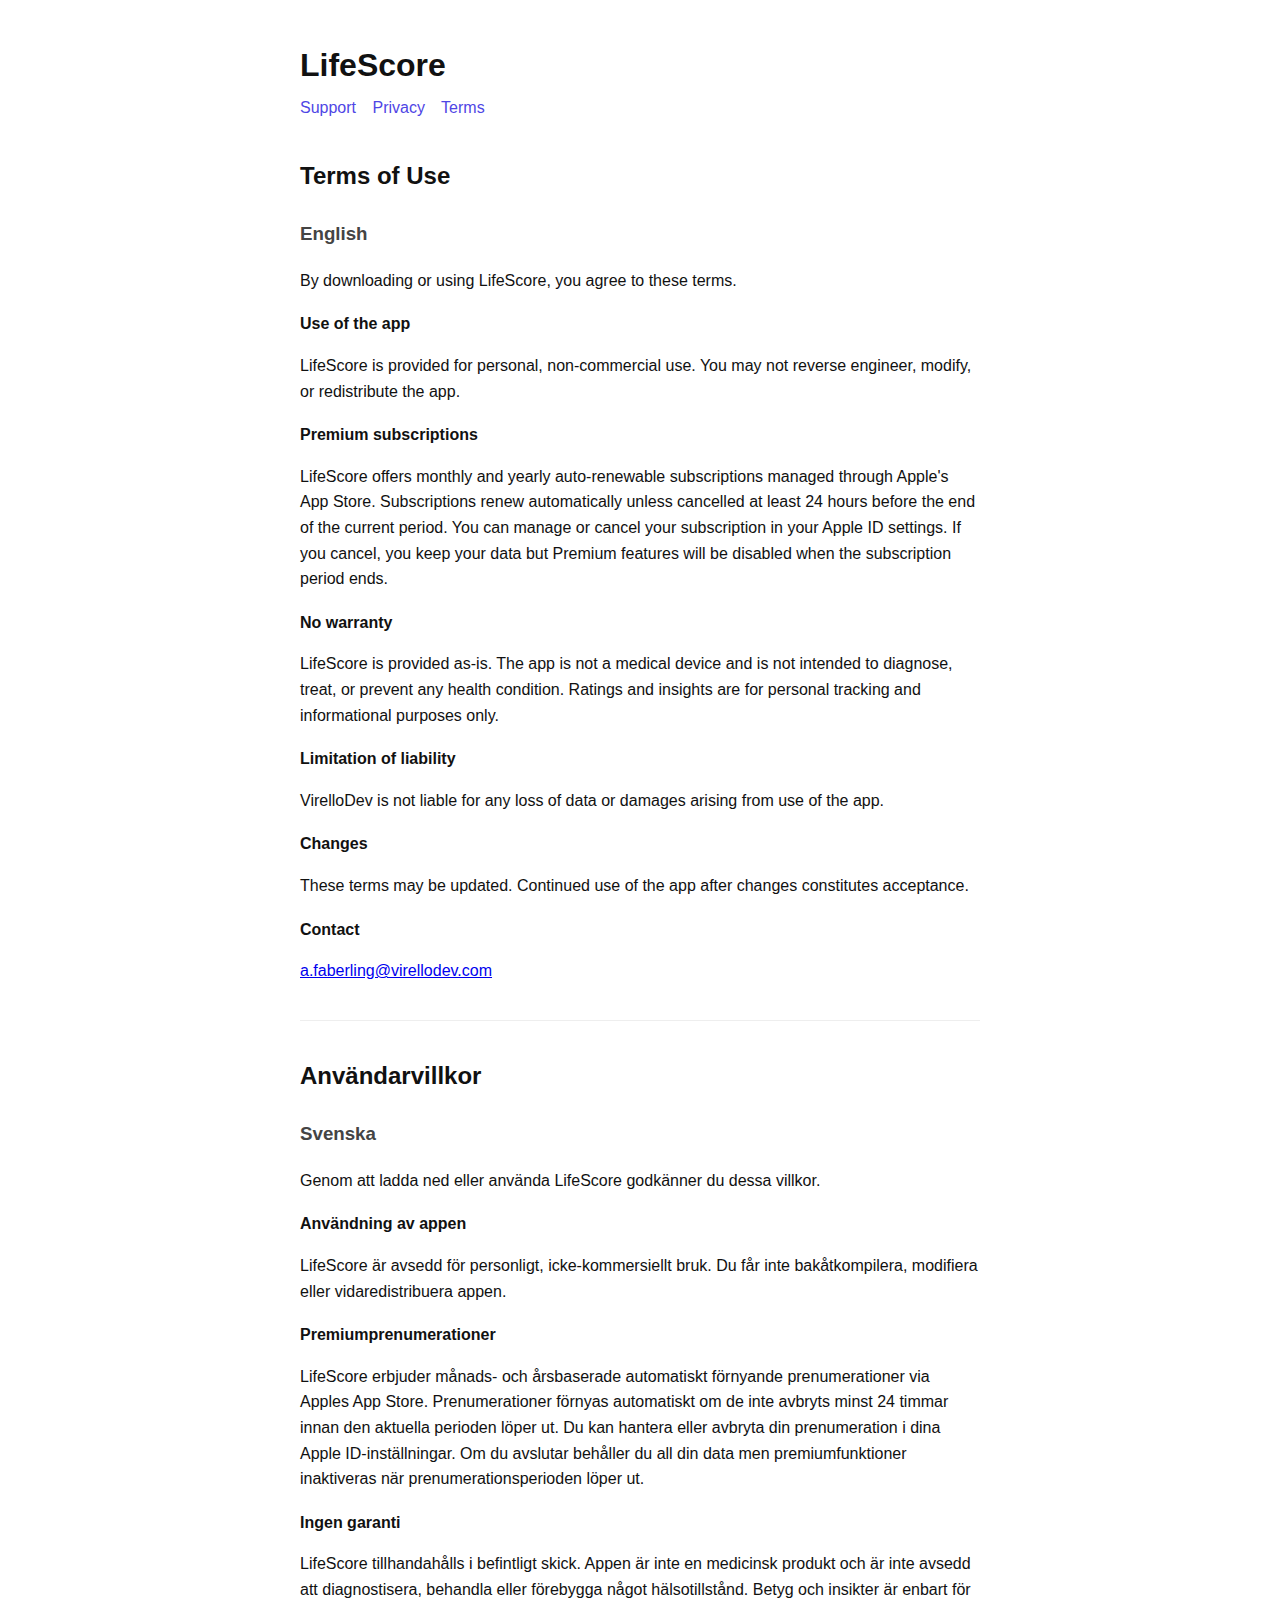
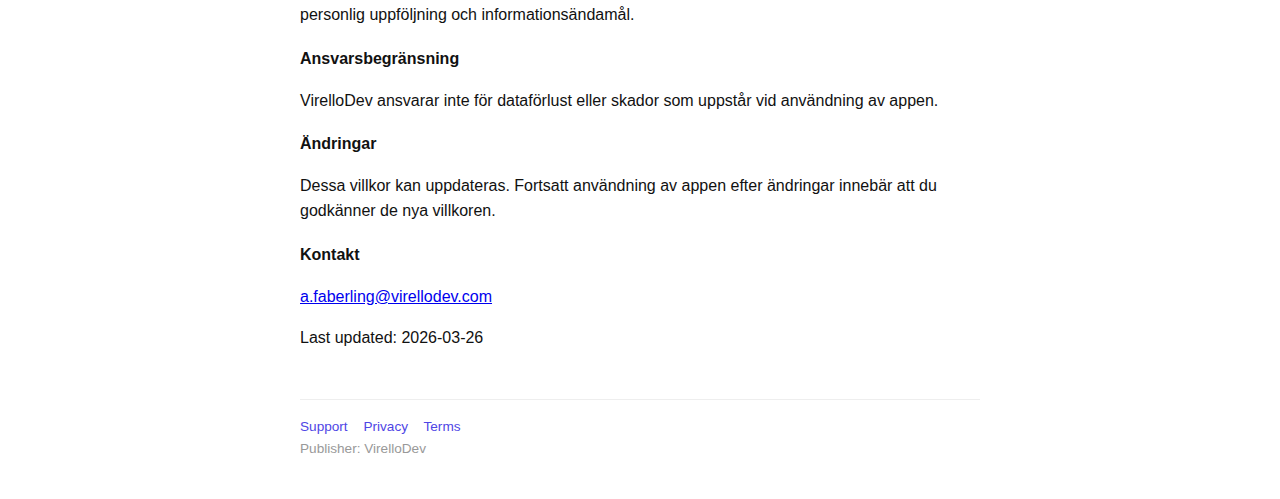
<file: terms.html>
<!DOCTYPE html>
<html lang="sv">
<head>
<meta charset="UTF-8">
<meta name="viewport" content="width=device-width, initial-scale=1">
<title>LifeScore Terms of Use</title>
<style>
  body { font-family: -apple-system, BlinkMacSystemFont, "Segoe UI", sans-serif; max-width: 680px; margin: 40px auto; padding: 0 20px; color: #111; line-height: 1.6; }
  h1 { font-size: 2em; margin-bottom: 4px; }
  nav { margin-bottom: 32px; color: #666; }
  nav a { color: #4f46e5; text-decoration: none; margin-right: 12px; }
  nav a:hover { text-decoration: underline; }
  h2 { margin-top: 36px; }
  h3 { margin-top: 24px; color: #444; }
  h4 { margin-top: 18px; margin-bottom: 4px; }
  hr { border: none; border-top: 1px solid #eee; margin: 36px 0; }
  footer { margin-top: 48px; padding-top: 16px; border-top: 1px solid #eee; font-size: 0.85em; color: #999; }
  footer a { color: #4f46e5; text-decoration: none; margin-right: 12px; }
</style>
</head>
<body>

<h1>LifeScore</h1>
<nav>
  <a href="index.html">Support</a>
  <a href="privacy.html">Privacy</a>
  <a href="terms.html">Terms</a>
</nav>

<h2>Terms of Use</h2>

<h3>English</h3>

<p>By downloading or using LifeScore, you agree to these terms.</p>

<h4>Use of the app</h4>
<p>LifeScore is provided for personal, non-commercial use. You may not reverse engineer, modify, or redistribute the app.</p>

<h4>Premium subscriptions</h4>
<p>LifeScore offers monthly and yearly auto-renewable subscriptions managed through Apple's App Store. Subscriptions renew automatically unless cancelled at least 24 hours before the end of the current period. You can manage or cancel your subscription in your Apple ID settings. If you cancel, you keep your data but Premium features will be disabled when the subscription period ends.</p>

<h4>No warranty</h4>
<p>LifeScore is provided as-is. The app is not a medical device and is not intended to diagnose, treat, or prevent any health condition. Ratings and insights are for personal tracking and informational purposes only.</p>

<h4>Limitation of liability</h4>
<p>VirelloDev is not liable for any loss of data or damages arising from use of the app.</p>

<h4>Changes</h4>
<p>These terms may be updated. Continued use of the app after changes constitutes acceptance.</p>

<h4>Contact</h4>
<p><a href="mailto:a.faberling@virellodev.com">a.faberling@virellodev.com</a></p>

<hr>

<h2>Användarvillkor</h2>

<h3>Svenska</h3>

<p>Genom att ladda ned eller använda LifeScore godkänner du dessa villkor.</p>

<h4>Användning av appen</h4>
<p>LifeScore är avsedd för personligt, icke-kommersiellt bruk. Du får inte bakåtkompilera, modifiera eller vidaredistribuera appen.</p>

<h4>Premiumprenumerationer</h4>
<p>LifeScore erbjuder månads- och årsbaserade automatiskt förnyande prenumerationer via Apples App Store. Prenumerationer förnyas automatiskt om de inte avbryts minst 24 timmar innan den aktuella perioden löper ut. Du kan hantera eller avbryta din prenumeration i dina Apple ID-inställningar. Om du avslutar behåller du all din data men premiumfunktioner inaktiveras när prenumerationsperioden löper ut.</p>

<h4>Ingen garanti</h4>
<p>LifeScore tillhandahålls i befintligt skick. Appen är inte en medicinsk produkt och är inte avsedd att diagnostisera, behandla eller förebygga något hälsotillstånd. Betyg och insikter är enbart för personlig uppföljning och informationsändamål.</p>

<h4>Ansvarsbegränsning</h4>
<p>VirelloDev ansvarar inte för dataförlust eller skador som uppstår vid användning av appen.</p>

<h4>Ändringar</h4>
<p>Dessa villkor kan uppdateras. Fortsatt användning av appen efter ändringar innebär att du godkänner de nya villkoren.</p>

<h4>Kontakt</h4>
<p><a href="mailto:a.faberling@virellodev.com">a.faberling@virellodev.com</a></p>

<p>Last updated: 2026-03-26</p>

<footer>
  <a href="index.html">Support</a>
  <a href="privacy.html">Privacy</a>
  <a href="terms.html">Terms</a><br>
  Publisher: VirelloDev
</footer>

</body>
</html>
</file>
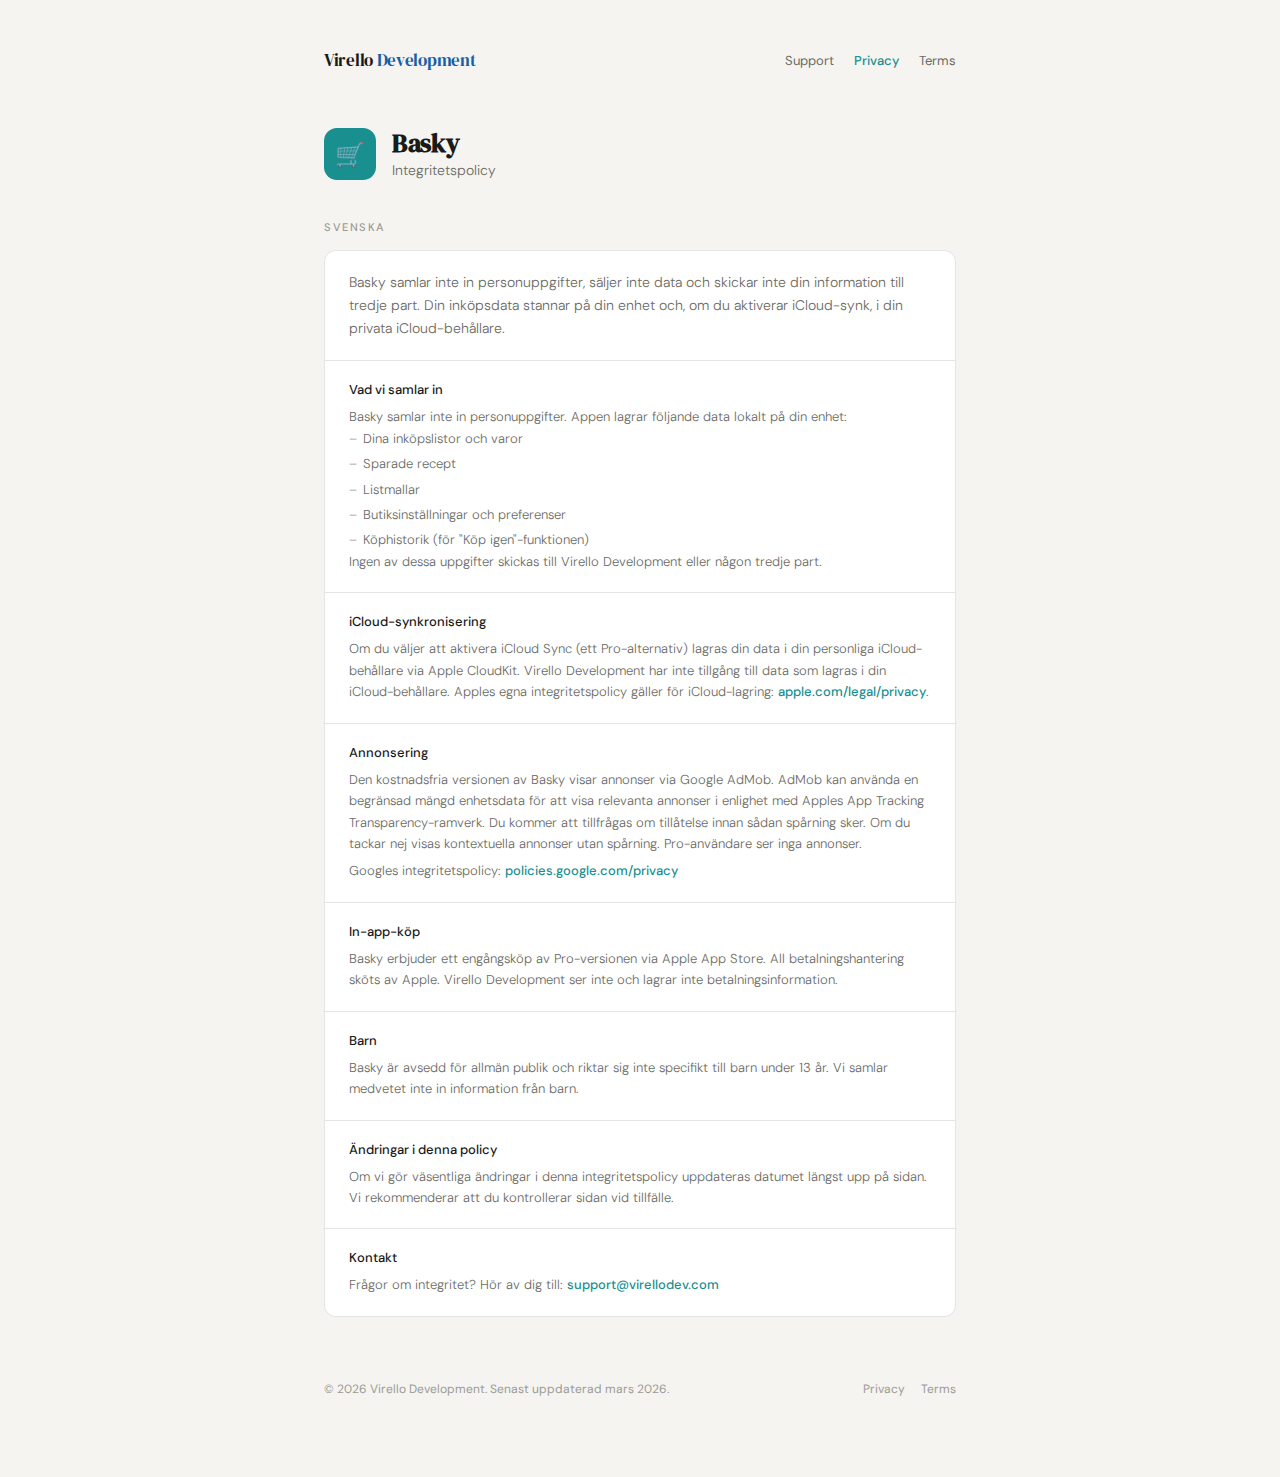
<file: Basky/privacy.html>
<!DOCTYPE html>
<html lang="sv">
<head>
  <meta charset="UTF-8">
  <meta name="viewport" content="width=device-width, initial-scale=1.0">
  <title>Basky — Integritetspolicy</title>
  <link rel="preconnect" href="https://fonts.googleapis.com">
  <link rel="preconnect" href="https://fonts.gstatic.com" crossorigin>
  <link href="https://fonts.googleapis.com/css2?family=DM+Sans:wght@300;400;500&family=DM+Serif+Display&display=swap" rel="stylesheet">
  <style>
    *, *::before, *::after { box-sizing: border-box; margin: 0; padding: 0; }

    :root {
      --text: #1a1a18;
      --muted: #6b6b66;
      --hint: #9b9b96;
      --surface: #ffffff;
      --bg: #f5f4f0;
      --border: rgba(0,0,0,0.1);
      --accent: #1A8F8F;
      --app-color: #1A8F8F;
    }

    @media (prefers-color-scheme: dark) {
      :root {
        --text: #e8e8e4;
        --muted: #9b9b96;
        --hint: #6b6b66;
        --surface: #1e1e1c;
        --bg: #161614;
        --border: rgba(255,255,255,0.1);
        --accent: #2BBFBF;
        --app-color: #2BBFBF;
      }
    }

    body {
      font-family: 'DM Sans', system-ui, sans-serif;
      color: var(--text);
      background: var(--bg);
      min-height: 100vh;
      -webkit-font-smoothing: antialiased;
    }

    .page { max-width: 680px; margin: 0 auto; padding: 3rem 1.5rem 5rem; }

    nav {
      display: flex;
      align-items: center;
      justify-content: space-between;
      margin-bottom: 3.5rem;
      flex-wrap: wrap;
      gap: 12px;
    }

    .nav-logo {
      font-family: 'DM Serif Display', Georgia, serif;
      font-size: 17px;
      letter-spacing: -0.3px;
      color: var(--text);
      text-decoration: none;
    }

    .nav-logo span { color: #185FA5; }

    .nav-links { display: flex; gap: 20px; }

    .nav-links a {
      font-size: 13px;
      color: var(--muted);
      text-decoration: none;
      transition: color 0.15s;
    }

    .nav-links a:hover { color: var(--text); }
    .nav-links a.active { color: var(--app-color); font-weight: 500; }

    .app-header {
      display: flex;
      align-items: center;
      gap: 16px;
      margin-bottom: 2.5rem;
    }

    .app-icon {
      width: 52px;
      height: 52px;
      border-radius: 13px;
      background: var(--app-color);
      display: flex;
      align-items: center;
      justify-content: center;
      flex-shrink: 0;
      font-size: 24px;
    }

    .app-header-text h1 {
      font-family: 'DM Serif Display', Georgia, serif;
      font-size: 26px;
      letter-spacing: -0.3px;
      line-height: 1.1;
    }

    .app-header-text p {
      font-size: 14px;
      color: var(--muted);
      font-weight: 300;
      margin-top: 3px;
    }

    .section-label {
      font-size: 11px;
      font-weight: 500;
      letter-spacing: 0.14em;
      text-transform: uppercase;
      color: var(--hint);
      margin-bottom: 1rem;
    }

    .policy-card {
      background: var(--surface);
      border: 0.5px solid var(--border);
      border-radius: 12px;
      overflow: hidden;
      margin-bottom: 2.5rem;
    }

    .policy-intro {
      padding: 1.25rem 1.5rem;
      font-size: 14px;
      color: var(--muted);
      font-weight: 300;
      line-height: 1.65;
      border-bottom: 0.5px solid var(--border);
    }

    .policy-section {
      padding: 1.25rem 1.5rem;
      border-bottom: 0.5px solid var(--border);
    }

    .policy-section:last-child { border-bottom: none; }

    .policy-section h3 {
      font-size: 13px;
      font-weight: 500;
      margin-bottom: 8px;
    }

    .policy-section p,
    .policy-section li {
      font-size: 13px;
      color: var(--muted);
      line-height: 1.65;
      font-weight: 300;
    }

    .policy-section p + p { margin-top: 6px; }

    .policy-section ul {
      list-style: none;
      display: flex;
      flex-direction: column;
      gap: 4px;
    }

    .policy-section ul li::before {
      content: "–";
      margin-right: 6px;
      color: var(--hint);
    }

    .policy-section a {
      color: var(--app-color);
      text-decoration: none;
      font-weight: 500;
    }

    .policy-section a:hover { opacity: 0.75; }

    footer {
      margin-top: 4rem;
      display: flex;
      align-items: center;
      justify-content: space-between;
      flex-wrap: wrap;
      gap: 8px;
    }

    .footer-copy { font-size: 12px; color: var(--hint); }
    .footer-links { display: flex; gap: 16px; }

    .footer-links a {
      font-size: 12px;
      color: var(--hint);
      text-decoration: none;
      transition: color 0.15s;
    }

    .footer-links a:hover { color: var(--muted); }
  </style>
</head>
<body>
  <div class="page">
    <nav>
      <a href="https://virellodev.com" class="nav-logo">Virello <span>Development</span></a>
      <div class="nav-links">
        <a href="index.html">Support</a>
        <a href="privacy.html" class="active">Privacy</a>
        <a href="terms.html">Terms</a>
      </div>
    </nav>

    <div class="app-header">
      <div class="app-icon">🛒</div>
      <div class="app-header-text">
        <h1>Basky</h1>
        <p>Integritetspolicy</p>
      </div>
    </div>

    <p class="section-label">Svenska</p>
    <div class="policy-card">
      <p class="policy-intro">Basky samlar inte in personuppgifter, säljer inte data och skickar inte din information till tredje part. Din inköpsdata stannar på din enhet och, om du aktiverar iCloud-synk, i din privata iCloud-behållare.</p>
      <div class="policy-section">
        <h3>Vad vi samlar in</h3>
        <p>Basky samlar inte in personuppgifter. Appen lagrar följande data lokalt på din enhet:</p>
        <ul>
          <li>Dina inköpslistor och varor</li>
          <li>Sparade recept</li>
          <li>Listmallar</li>
          <li>Butiksinställningar och preferenser</li>
          <li>Köphistorik (för "Köp igen"-funktionen)</li>
        </ul>
        <p>Ingen av dessa uppgifter skickas till Virello Development eller någon tredje part.</p>
      </div>
      <div class="policy-section">
        <h3>iCloud-synkronisering</h3>
        <p>Om du väljer att aktivera iCloud Sync (ett Pro-alternativ) lagras din data i din personliga iCloud-behållare via Apple CloudKit. Virello Development har inte tillgång till data som lagras i din iCloud-behållare. Apples egna integritetspolicy gäller för iCloud-lagring: <a href="https://www.apple.com/legal/privacy/sv/">apple.com/legal/privacy</a>.</p>
      </div>
      <div class="policy-section">
        <h3>Annonsering</h3>
        <p>Den kostnadsfria versionen av Basky visar annonser via Google AdMob. AdMob kan använda en begränsad mängd enhetsdata för att visa relevanta annonser i enlighet med Apples App Tracking Transparency-ramverk. Du kommer att tillfrågas om tillåtelse innan sådan spårning sker. Om du tackar nej visas kontextuella annonser utan spårning. Pro-användare ser inga annonser.</p>
        <p>Googles integritetspolicy: <a href="https://policies.google.com/privacy">policies.google.com/privacy</a></p>
      </div>
      <div class="policy-section">
        <h3>In-app-köp</h3>
        <p>Basky erbjuder ett engångsköp av Pro-versionen via Apple App Store. All betalningshantering sköts av Apple. Virello Development ser inte och lagrar inte betalningsinformation.</p>
      </div>
      <div class="policy-section">
        <h3>Barn</h3>
        <p>Basky är avsedd för allmän publik och riktar sig inte specifikt till barn under 13 år. Vi samlar medvetet inte in information från barn.</p>
      </div>
      <div class="policy-section">
        <h3>Ändringar i denna policy</h3>
        <p>Om vi gör väsentliga ändringar i denna integritetspolicy uppdateras datumet längst upp på sidan. Vi rekommenderar att du kontrollerar sidan vid tillfälle.</p>
      </div>
      <div class="policy-section">
        <h3>Kontakt</h3>
        <p>Frågor om integritet? Hör av dig till: <a href="mailto:support@virellodev.com">support@virellodev.com</a></p>
      </div>
    </div>

    <footer>
      <p class="footer-copy">© 2026 Virello Development. Senast uppdaterad mars 2026.</p>
      <div class="footer-links">
        <a href="privacy.html">Privacy</a>
        <a href="terms.html">Terms</a>
      </div>
    </footer>
  </div>
</body>
</html>
</file>
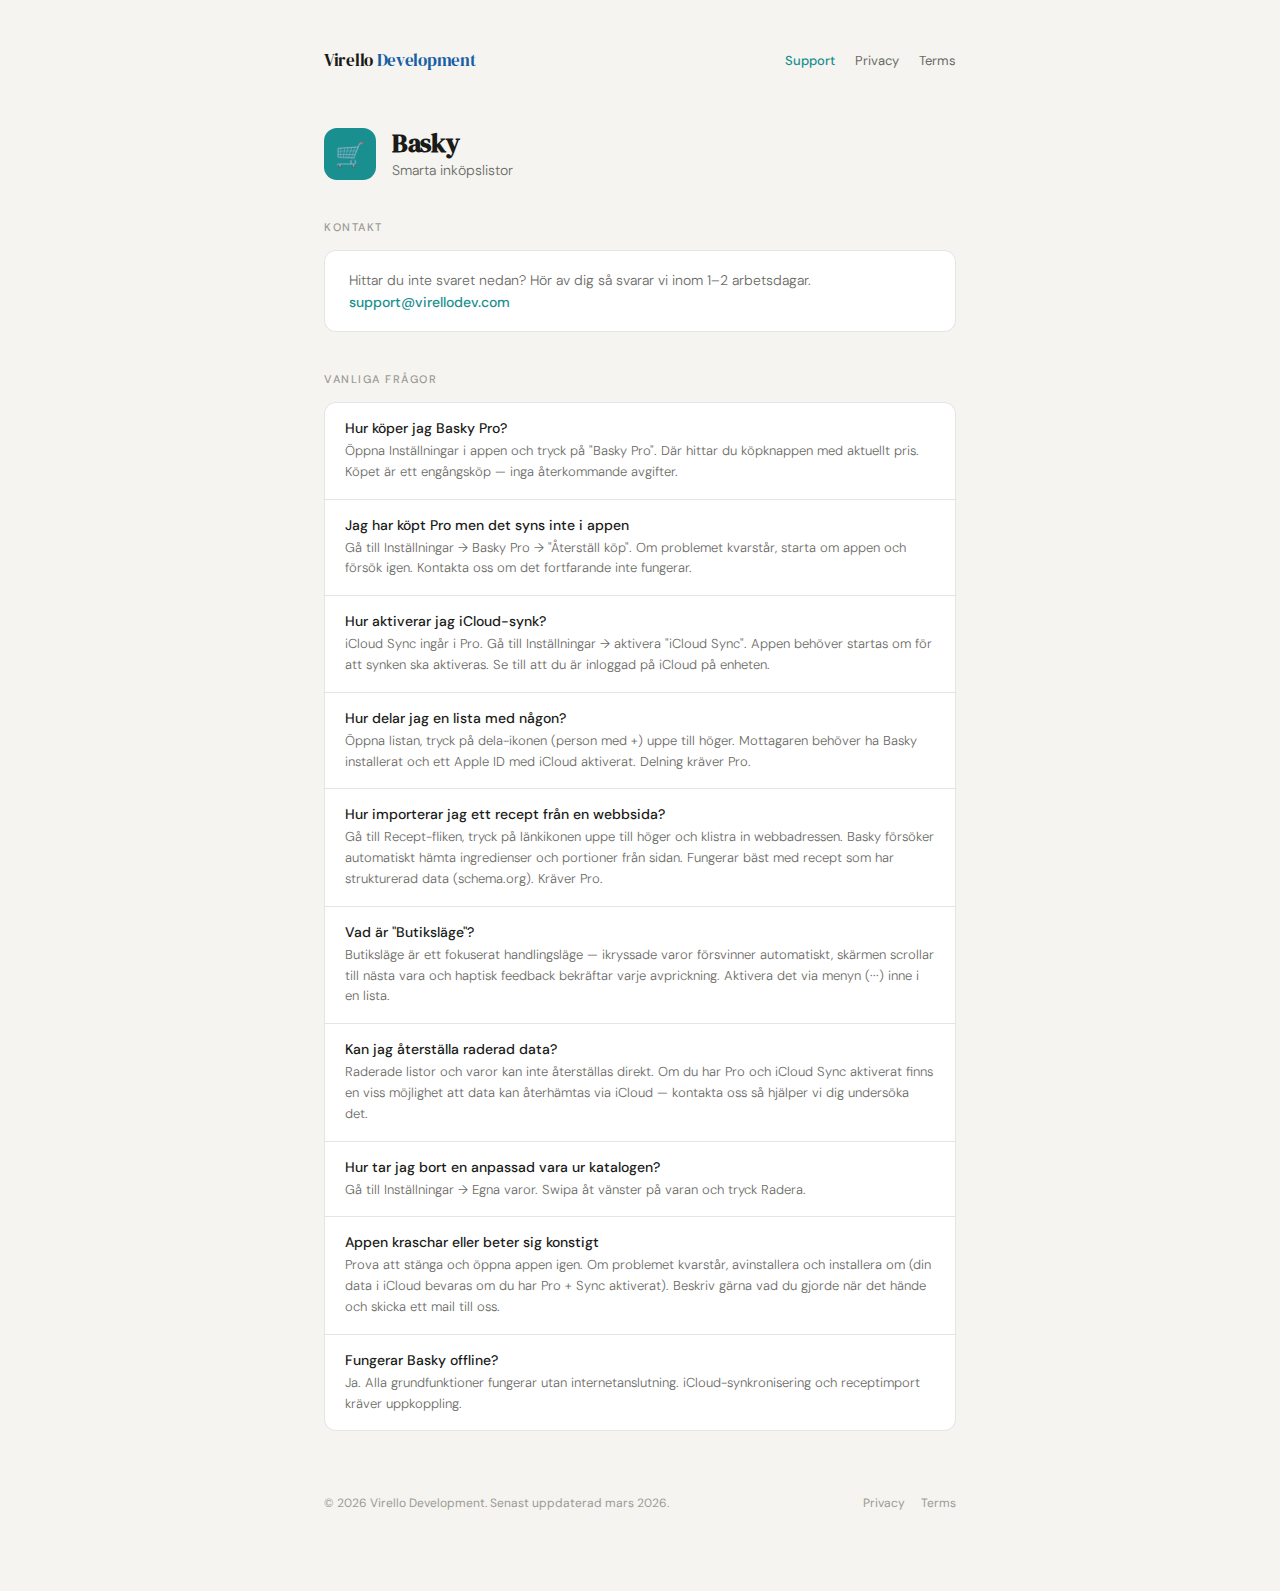
<file: Basky/support.html>
<!DOCTYPE html>
<html lang="sv">
<head>
  <meta charset="UTF-8">
  <meta name="viewport" content="width=device-width, initial-scale=1.0">
  <title>Basky — Support</title>
  <link rel="preconnect" href="https://fonts.googleapis.com">
  <link rel="preconnect" href="https://fonts.gstatic.com" crossorigin>
  <link href="https://fonts.googleapis.com/css2?family=DM+Sans:wght@300;400;500&family=DM+Serif+Display&display=swap" rel="stylesheet">
  <style>
    *, *::before, *::after { box-sizing: border-box; margin: 0; padding: 0; }

    :root {
      --text: #1a1a18;
      --muted: #6b6b66;
      --hint: #9b9b96;
      --surface: #ffffff;
      --bg: #f5f4f0;
      --border: rgba(0,0,0,0.1);
      --accent: #1A8F8F;
      --app-color: #1A8F8F;
    }

    @media (prefers-color-scheme: dark) {
      :root {
        --text: #e8e8e4;
        --muted: #9b9b96;
        --hint: #6b6b66;
        --surface: #1e1e1c;
        --bg: #161614;
        --border: rgba(255,255,255,0.1);
        --accent: #2BBFBF;
        --app-color: #2BBFBF;
      }
    }

    body {
      font-family: 'DM Sans', system-ui, sans-serif;
      color: var(--text);
      background: var(--bg);
      min-height: 100vh;
      -webkit-font-smoothing: antialiased;
    }

    .page { max-width: 680px; margin: 0 auto; padding: 3rem 1.5rem 5rem; }

    nav {
      display: flex;
      align-items: center;
      justify-content: space-between;
      margin-bottom: 3.5rem;
      flex-wrap: wrap;
      gap: 12px;
    }

    .nav-logo {
      font-family: 'DM Serif Display', Georgia, serif;
      font-size: 17px;
      letter-spacing: -0.3px;
      color: var(--text);
      text-decoration: none;
    }

    .nav-logo span { color: #185FA5; }

    .nav-links { display: flex; gap: 20px; }

    .nav-links a {
      font-size: 13px;
      color: var(--muted);
      text-decoration: none;
      transition: color 0.15s;
    }

    .nav-links a:hover { color: var(--text); }
    .nav-links a.active { color: var(--app-color); font-weight: 500; }

    .app-header {
      display: flex;
      align-items: center;
      gap: 16px;
      margin-bottom: 2.5rem;
    }

    .app-icon {
      width: 52px;
      height: 52px;
      border-radius: 13px;
      background: var(--app-color);
      display: flex;
      align-items: center;
      justify-content: center;
      flex-shrink: 0;
      font-size: 24px;
    }

    .app-header-text h1 {
      font-family: 'DM Serif Display', Georgia, serif;
      font-size: 26px;
      letter-spacing: -0.3px;
      line-height: 1.1;
    }

    .app-header-text p {
      font-size: 14px;
      color: var(--muted);
      font-weight: 300;
      margin-top: 3px;
    }

    .section-label {
      font-size: 11px;
      font-weight: 500;
      letter-spacing: 0.14em;
      text-transform: uppercase;
      color: var(--hint);
      margin-bottom: 1rem;
    }

    .contact-block {
      background: var(--surface);
      border: 0.5px solid var(--border);
      border-radius: 12px;
      padding: 1.25rem 1.5rem;
      display: flex;
      flex-direction: column;
      gap: 4px;
      margin-bottom: 2.5rem;
    }

    .contact-block p { font-size: 14px; color: var(--muted); font-weight: 300; }

    .contact-block a {
      font-size: 14px;
      color: var(--app-color);
      text-decoration: none;
      font-weight: 500;
    }

    .contact-block a:hover { opacity: 0.75; }

    .faq-list {
      background: var(--surface);
      border: 0.5px solid var(--border);
      border-radius: 12px;
      overflow: hidden;
      margin-bottom: 2.5rem;
    }

    .faq-item {
      padding: 1rem 1.25rem;
      border-bottom: 0.5px solid var(--border);
    }

    .faq-item:last-child { border-bottom: none; }

    .faq-q {
      font-size: 14px;
      font-weight: 500;
      margin-bottom: 4px;
    }

    .faq-a {
      font-size: 13px;
      color: var(--muted);
      line-height: 1.6;
      font-weight: 300;
    }

    footer {
      margin-top: 4rem;
      display: flex;
      align-items: center;
      justify-content: space-between;
      flex-wrap: wrap;
      gap: 8px;
    }

    .footer-copy { font-size: 12px; color: var(--hint); }
    .footer-links { display: flex; gap: 16px; }

    .footer-links a {
      font-size: 12px;
      color: var(--hint);
      text-decoration: none;
      transition: color 0.15s;
    }

    .footer-links a:hover { color: var(--muted); }
  </style>
</head>
<body>
  <div class="page">
    <nav>
      <a href="https://virellodev.com" class="nav-logo">Virello <span>Development</span></a>
      <div class="nav-links">
        <a href="index.html" class="active">Support</a>
        <a href="privacy.html">Privacy</a>
        <a href="terms.html">Terms</a>
      </div>
    </nav>

    <div class="app-header">
      <div class="app-icon">🛒</div>
      <div class="app-header-text">
        <h1>Basky</h1>
        <p>Smarta inköpslistor</p>
      </div>
    </div>

    <p class="section-label">Kontakt</p>
    <div class="contact-block">
      <p>Hittar du inte svaret nedan? Hör av dig så svarar vi inom 1–2 arbetsdagar.</p>
      <a href="mailto:support@virellodev.com">support@virellodev.com</a>
    </div>

    <p class="section-label">Vanliga frågor</p>
    <div class="faq-list">
      <div class="faq-item">
        <p class="faq-q">Hur köper jag Basky Pro?</p>
        <p class="faq-a">Öppna Inställningar i appen och tryck på "Basky Pro". Där hittar du köpknappen med aktuellt pris. Köpet är ett engångsköp — inga återkommande avgifter.</p>
      </div>
      <div class="faq-item">
        <p class="faq-q">Jag har köpt Pro men det syns inte i appen</p>
        <p class="faq-a">Gå till Inställningar → Basky Pro → "Återställ köp". Om problemet kvarstår, starta om appen och försök igen. Kontakta oss om det fortfarande inte fungerar.</p>
      </div>
      <div class="faq-item">
        <p class="faq-q">Hur aktiverar jag iCloud-synk?</p>
        <p class="faq-a">iCloud Sync ingår i Pro. Gå till Inställningar → aktivera "iCloud Sync". Appen behöver startas om för att synken ska aktiveras. Se till att du är inloggad på iCloud på enheten.</p>
      </div>
      <div class="faq-item">
        <p class="faq-q">Hur delar jag en lista med någon?</p>
        <p class="faq-a">Öppna listan, tryck på dela-ikonen (person med +) uppe till höger. Mottagaren behöver ha Basky installerat och ett Apple ID med iCloud aktiverat. Delning kräver Pro.</p>
      </div>
      <div class="faq-item">
        <p class="faq-q">Hur importerar jag ett recept från en webbsida?</p>
        <p class="faq-a">Gå till Recept-fliken, tryck på länkikonen uppe till höger och klistra in webbadressen. Basky försöker automatiskt hämta ingredienser och portioner från sidan. Fungerar bäst med recept som har strukturerad data (schema.org). Kräver Pro.</p>
      </div>
      <div class="faq-item">
        <p class="faq-q">Vad är "Butiksläge"?</p>
        <p class="faq-a">Butiksläge är ett fokuserat handlingsläge — ikryssade varor försvinner automatiskt, skärmen scrollar till nästa vara och haptisk feedback bekräftar varje avprickning. Aktivera det via menyn (···) inne i en lista.</p>
      </div>
      <div class="faq-item">
        <p class="faq-q">Kan jag återställa raderad data?</p>
        <p class="faq-a">Raderade listor och varor kan inte återställas direkt. Om du har Pro och iCloud Sync aktiverat finns en viss möjlighet att data kan återhämtas via iCloud — kontakta oss så hjälper vi dig undersöka det.</p>
      </div>
      <div class="faq-item">
        <p class="faq-q">Hur tar jag bort en anpassad vara ur katalogen?</p>
        <p class="faq-a">Gå till Inställningar → Egna varor. Swipa åt vänster på varan och tryck Radera.</p>
      </div>
      <div class="faq-item">
        <p class="faq-q">Appen kraschar eller beter sig konstigt</p>
        <p class="faq-a">Prova att stänga och öppna appen igen. Om problemet kvarstår, avinstallera och installera om (din data i iCloud bevaras om du har Pro + Sync aktiverat). Beskriv gärna vad du gjorde när det hände och skicka ett mail till oss.</p>
      </div>
      <div class="faq-item">
        <p class="faq-q">Fungerar Basky offline?</p>
        <p class="faq-a">Ja. Alla grundfunktioner fungerar utan internetanslutning. iCloud-synkronisering och receptimport kräver uppkoppling.</p>
      </div>
    </div>

    <footer>
      <p class="footer-copy">© 2026 Virello Development. Senast uppdaterad mars 2026.</p>
      <div class="footer-links">
        <a href="privacy.html">Privacy</a>
        <a href="terms.html">Terms</a>
      </div>
    </footer>
  </div>
</body>
</html>
</file>
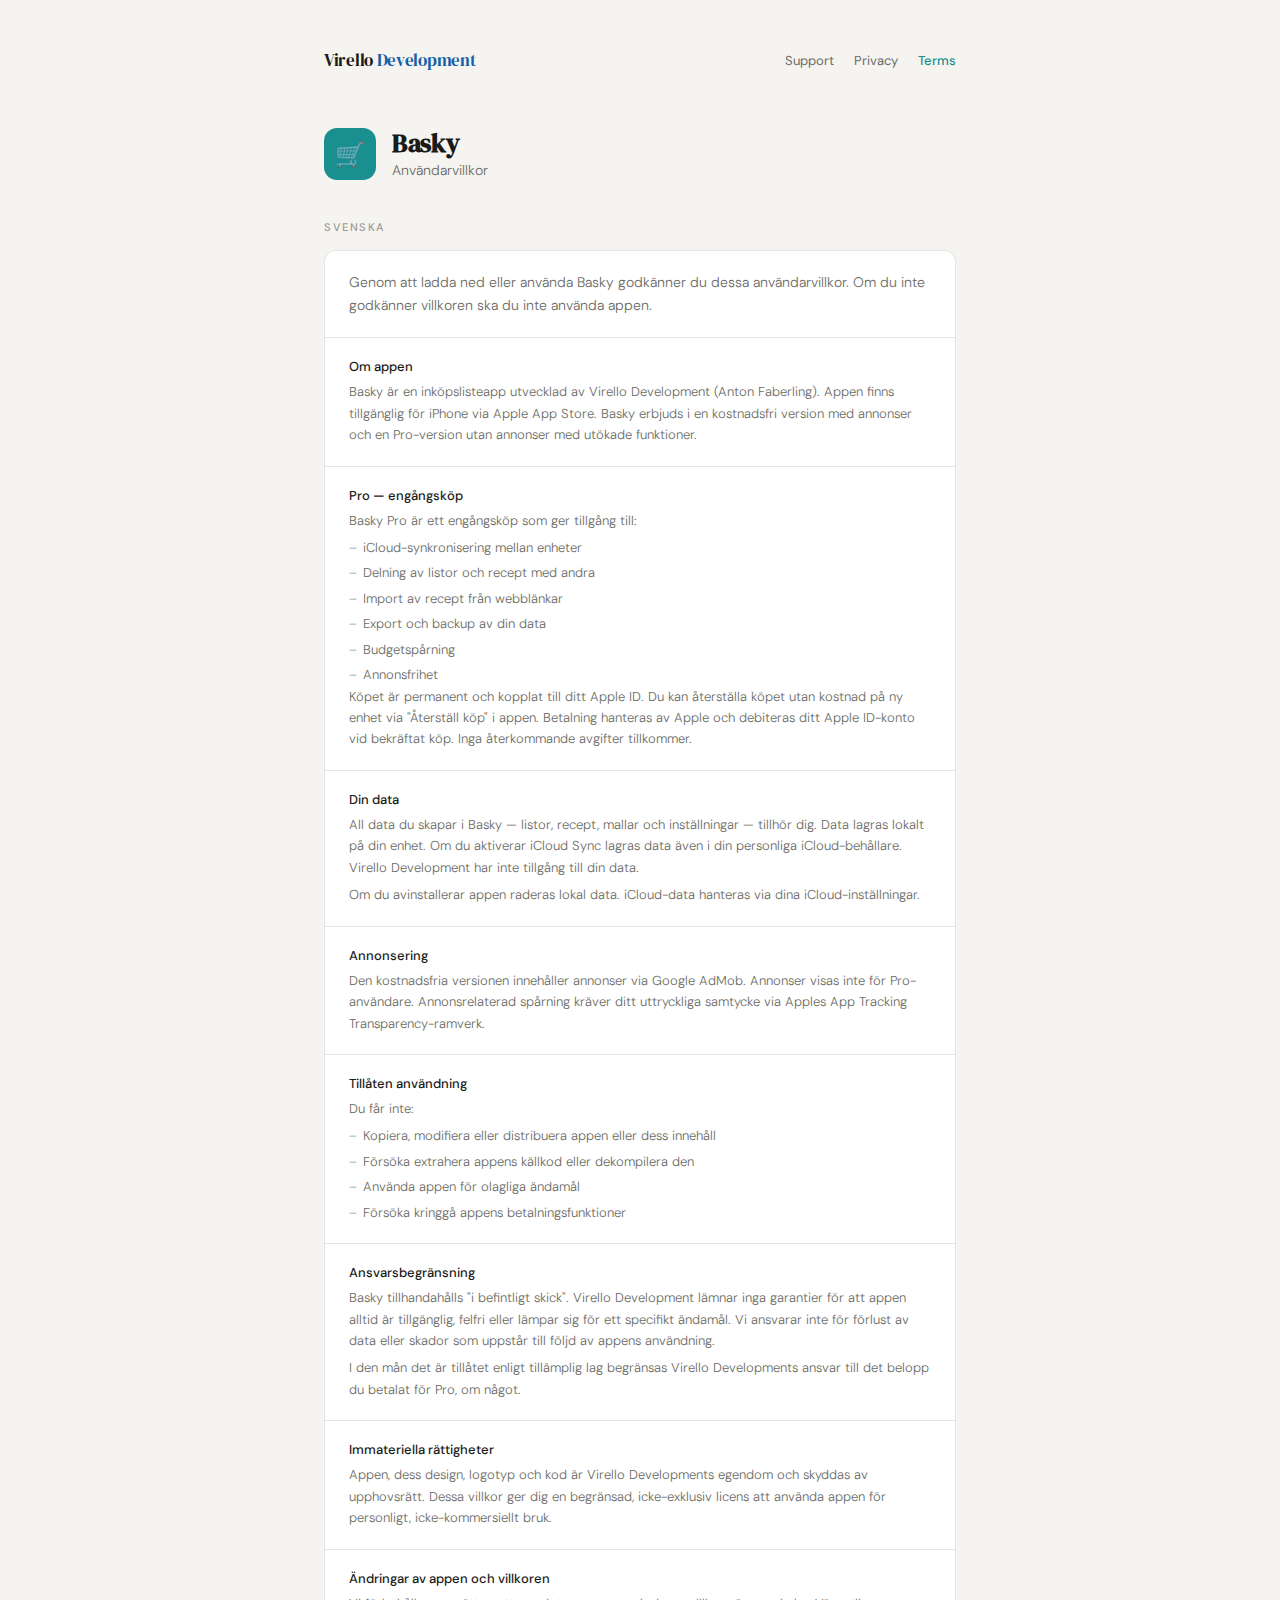
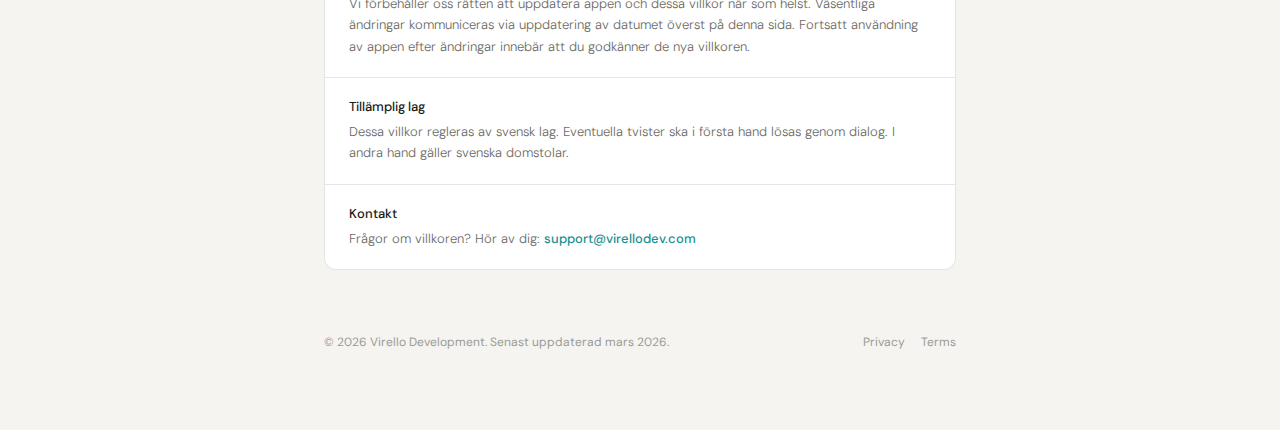
<file: Basky/terms.html>
<!DOCTYPE html>
<html lang="sv">
<head>
  <meta charset="UTF-8">
  <meta name="viewport" content="width=device-width, initial-scale=1.0">
  <title>Basky — Användarvillkor</title>
  <link rel="preconnect" href="https://fonts.googleapis.com">
  <link rel="preconnect" href="https://fonts.gstatic.com" crossorigin>
  <link href="https://fonts.googleapis.com/css2?family=DM+Sans:wght@300;400;500&family=DM+Serif+Display&display=swap" rel="stylesheet">
  <style>
    *, *::before, *::after { box-sizing: border-box; margin: 0; padding: 0; }

    :root {
      --text: #1a1a18;
      --muted: #6b6b66;
      --hint: #9b9b96;
      --surface: #ffffff;
      --bg: #f5f4f0;
      --border: rgba(0,0,0,0.1);
      --accent: #1A8F8F;
      --app-color: #1A8F8F;
    }

    @media (prefers-color-scheme: dark) {
      :root {
        --text: #e8e8e4;
        --muted: #9b9b96;
        --hint: #6b6b66;
        --surface: #1e1e1c;
        --bg: #161614;
        --border: rgba(255,255,255,0.1);
        --accent: #2BBFBF;
        --app-color: #2BBFBF;
      }
    }

    body {
      font-family: 'DM Sans', system-ui, sans-serif;
      color: var(--text);
      background: var(--bg);
      min-height: 100vh;
      -webkit-font-smoothing: antialiased;
    }

    .page { max-width: 680px; margin: 0 auto; padding: 3rem 1.5rem 5rem; }

    nav {
      display: flex;
      align-items: center;
      justify-content: space-between;
      margin-bottom: 3.5rem;
      flex-wrap: wrap;
      gap: 12px;
    }

    .nav-logo {
      font-family: 'DM Serif Display', Georgia, serif;
      font-size: 17px;
      letter-spacing: -0.3px;
      color: var(--text);
      text-decoration: none;
    }

    .nav-logo span { color: #185FA5; }

    .nav-links { display: flex; gap: 20px; }

    .nav-links a {
      font-size: 13px;
      color: var(--muted);
      text-decoration: none;
      transition: color 0.15s;
    }

    .nav-links a:hover { color: var(--text); }
    .nav-links a.active { color: var(--app-color); font-weight: 500; }

    .app-header {
      display: flex;
      align-items: center;
      gap: 16px;
      margin-bottom: 2.5rem;
    }

    .app-icon {
      width: 52px;
      height: 52px;
      border-radius: 13px;
      background: var(--app-color);
      display: flex;
      align-items: center;
      justify-content: center;
      flex-shrink: 0;
      font-size: 24px;
    }

    .app-header-text h1 {
      font-family: 'DM Serif Display', Georgia, serif;
      font-size: 26px;
      letter-spacing: -0.3px;
      line-height: 1.1;
    }

    .app-header-text p {
      font-size: 14px;
      color: var(--muted);
      font-weight: 300;
      margin-top: 3px;
    }

    .section-label {
      font-size: 11px;
      font-weight: 500;
      letter-spacing: 0.14em;
      text-transform: uppercase;
      color: var(--hint);
      margin-bottom: 1rem;
    }

    .terms-card {
      background: var(--surface);
      border: 0.5px solid var(--border);
      border-radius: 12px;
      overflow: hidden;
      margin-bottom: 2.5rem;
    }

    .terms-intro {
      padding: 1.25rem 1.5rem;
      font-size: 14px;
      color: var(--muted);
      font-weight: 300;
      line-height: 1.65;
      border-bottom: 0.5px solid var(--border);
    }

    .terms-section {
      padding: 1.25rem 1.5rem;
      border-bottom: 0.5px solid var(--border);
    }

    .terms-section:last-child { border-bottom: none; }

    .terms-section h3 {
      font-size: 13px;
      font-weight: 500;
      margin-bottom: 6px;
    }

    .terms-section p {
      font-size: 13px;
      color: var(--muted);
      line-height: 1.65;
      font-weight: 300;
    }

    .terms-section p + p { margin-top: 6px; }

    .terms-section ul {
      list-style: none;
      display: flex;
      flex-direction: column;
      gap: 4px;
      margin-top: 6px;
    }

    .terms-section ul li {
      font-size: 13px;
      color: var(--muted);
      line-height: 1.65;
      font-weight: 300;
    }

    .terms-section ul li::before {
      content: "–";
      margin-right: 6px;
      color: var(--hint);
    }

    .terms-section a {
      color: var(--app-color);
      text-decoration: none;
      font-weight: 500;
    }

    .terms-section a:hover { opacity: 0.75; }

    footer {
      margin-top: 4rem;
      display: flex;
      align-items: center;
      justify-content: space-between;
      flex-wrap: wrap;
      gap: 8px;
    }

    .footer-copy { font-size: 12px; color: var(--hint); }
    .footer-links { display: flex; gap: 16px; }

    .footer-links a {
      font-size: 12px;
      color: var(--hint);
      text-decoration: none;
      transition: color 0.15s;
    }

    .footer-links a:hover { color: var(--muted); }
  </style>
</head>
<body>
  <div class="page">
    <nav>
      <a href="https://virellodev.com" class="nav-logo">Virello <span>Development</span></a>
      <div class="nav-links">
        <a href="index.html">Support</a>
        <a href="privacy.html">Privacy</a>
        <a href="terms.html" class="active">Terms</a>
      </div>
    </nav>

    <div class="app-header">
      <div class="app-icon">🛒</div>
      <div class="app-header-text">
        <h1>Basky</h1>
        <p>Användarvillkor</p>
      </div>
    </div>

    <p class="section-label">Svenska</p>
    <div class="terms-card">
      <p class="terms-intro">Genom att ladda ned eller använda Basky godkänner du dessa användarvillkor. Om du inte godkänner villkoren ska du inte använda appen.</p>
      <div class="terms-section">
        <h3>Om appen</h3>
        <p>Basky är en inköpslisteapp utvecklad av Virello Development (Anton Faberling). Appen finns tillgänglig för iPhone via Apple App Store. Basky erbjuds i en kostnadsfri version med annonser och en Pro-version utan annonser med utökade funktioner.</p>
      </div>
      <div class="terms-section">
        <h3>Pro — engångsköp</h3>
        <p>Basky Pro är ett engångsköp som ger tillgång till:</p>
        <ul>
          <li>iCloud-synkronisering mellan enheter</li>
          <li>Delning av listor och recept med andra</li>
          <li>Import av recept från webblänkar</li>
          <li>Export och backup av din data</li>
          <li>Budgetspårning</li>
          <li>Annonsfrihet</li>
        </ul>
        <p>Köpet är permanent och kopplat till ditt Apple ID. Du kan återställa köpet utan kostnad på ny enhet via "Återställ köp" i appen. Betalning hanteras av Apple och debiteras ditt Apple ID-konto vid bekräftat köp. Inga återkommande avgifter tillkommer.</p>
      </div>
      <div class="terms-section">
        <h3>Din data</h3>
        <p>All data du skapar i Basky — listor, recept, mallar och inställningar — tillhör dig. Data lagras lokalt på din enhet. Om du aktiverar iCloud Sync lagras data även i din personliga iCloud-behållare. Virello Development har inte tillgång till din data.</p>
        <p>Om du avinstallerar appen raderas lokal data. iCloud-data hanteras via dina iCloud-inställningar.</p>
      </div>
      <div class="terms-section">
        <h3>Annonsering</h3>
        <p>Den kostnadsfria versionen innehåller annonser via Google AdMob. Annonser visas inte för Pro-användare. Annonsrelaterad spårning kräver ditt uttryckliga samtycke via Apples App Tracking Transparency-ramverk.</p>
      </div>
      <div class="terms-section">
        <h3>Tillåten användning</h3>
        <p>Du får inte:</p>
        <ul>
          <li>Kopiera, modifiera eller distribuera appen eller dess innehåll</li>
          <li>Försöka extrahera appens källkod eller dekompilera den</li>
          <li>Använda appen för olagliga ändamål</li>
          <li>Försöka kringgå appens betalningsfunktioner</li>
        </ul>
      </div>
      <div class="terms-section">
        <h3>Ansvarsbegränsning</h3>
        <p>Basky tillhandahålls "i befintligt skick". Virello Development lämnar inga garantier för att appen alltid är tillgänglig, felfri eller lämpar sig för ett specifikt ändamål. Vi ansvarar inte för förlust av data eller skador som uppstår till följd av appens användning.</p>
        <p>I den mån det är tillåtet enligt tillämplig lag begränsas Virello Developments ansvar till det belopp du betalat för Pro, om något.</p>
      </div>
      <div class="terms-section">
        <h3>Immateriella rättigheter</h3>
        <p>Appen, dess design, logotyp och kod är Virello Developments egendom och skyddas av upphovsrätt. Dessa villkor ger dig en begränsad, icke-exklusiv licens att använda appen för personligt, icke-kommersiellt bruk.</p>
      </div>
      <div class="terms-section">
        <h3>Ändringar av appen och villkoren</h3>
        <p>Vi förbehåller oss rätten att uppdatera appen och dessa villkor när som helst. Väsentliga ändringar kommuniceras via uppdatering av datumet överst på denna sida. Fortsatt användning av appen efter ändringar innebär att du godkänner de nya villkoren.</p>
      </div>
      <div class="terms-section">
        <h3>Tillämplig lag</h3>
        <p>Dessa villkor regleras av svensk lag. Eventuella tvister ska i första hand lösas genom dialog. I andra hand gäller svenska domstolar.</p>
      </div>
      <div class="terms-section">
        <h3>Kontakt</h3>
        <p>Frågor om villkoren? Hör av dig: <a href="mailto:support@virellodev.com">support@virellodev.com</a></p>
      </div>
    </div>

    <footer>
      <p class="footer-copy">© 2026 Virello Development. Senast uppdaterad mars 2026.</p>
      <div class="footer-links">
        <a href="privacy.html">Privacy</a>
        <a href="terms.html">Terms</a>
      </div>
    </footer>
  </div>
</body>
</html>
</file>
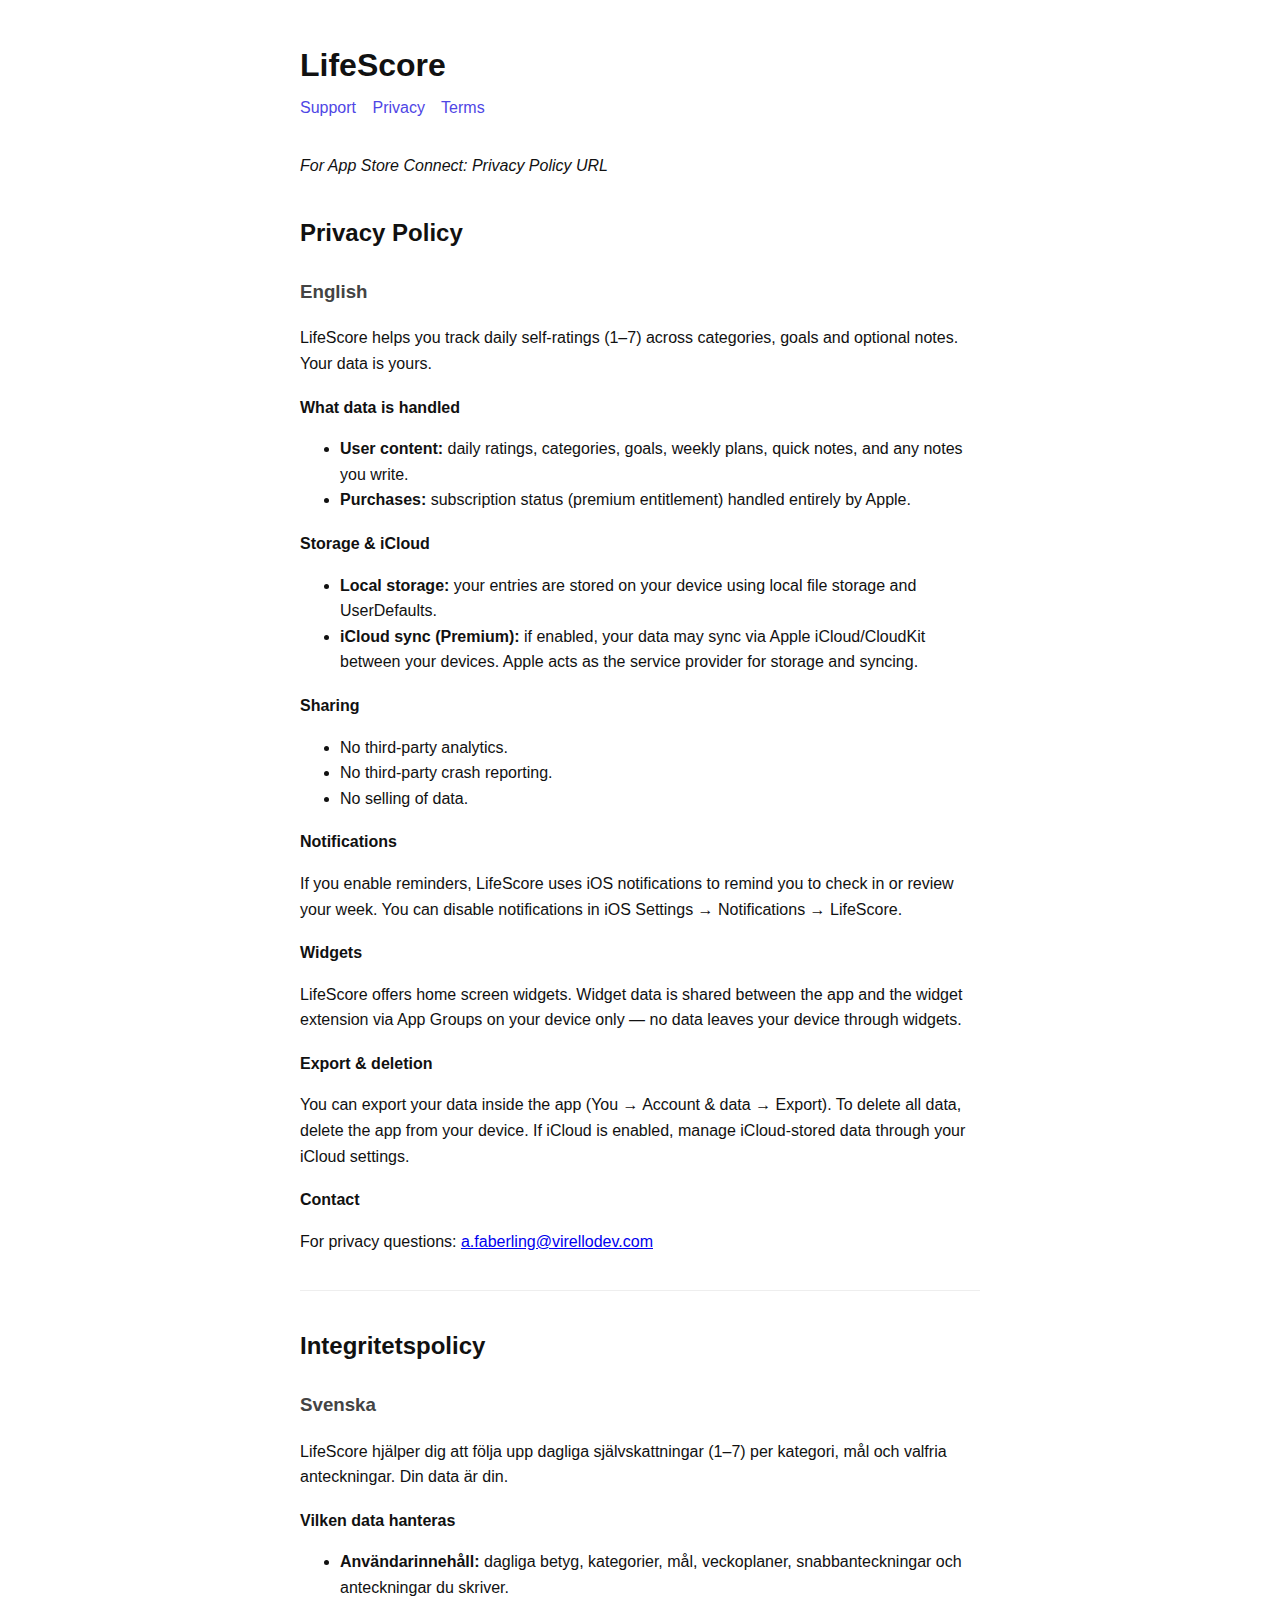
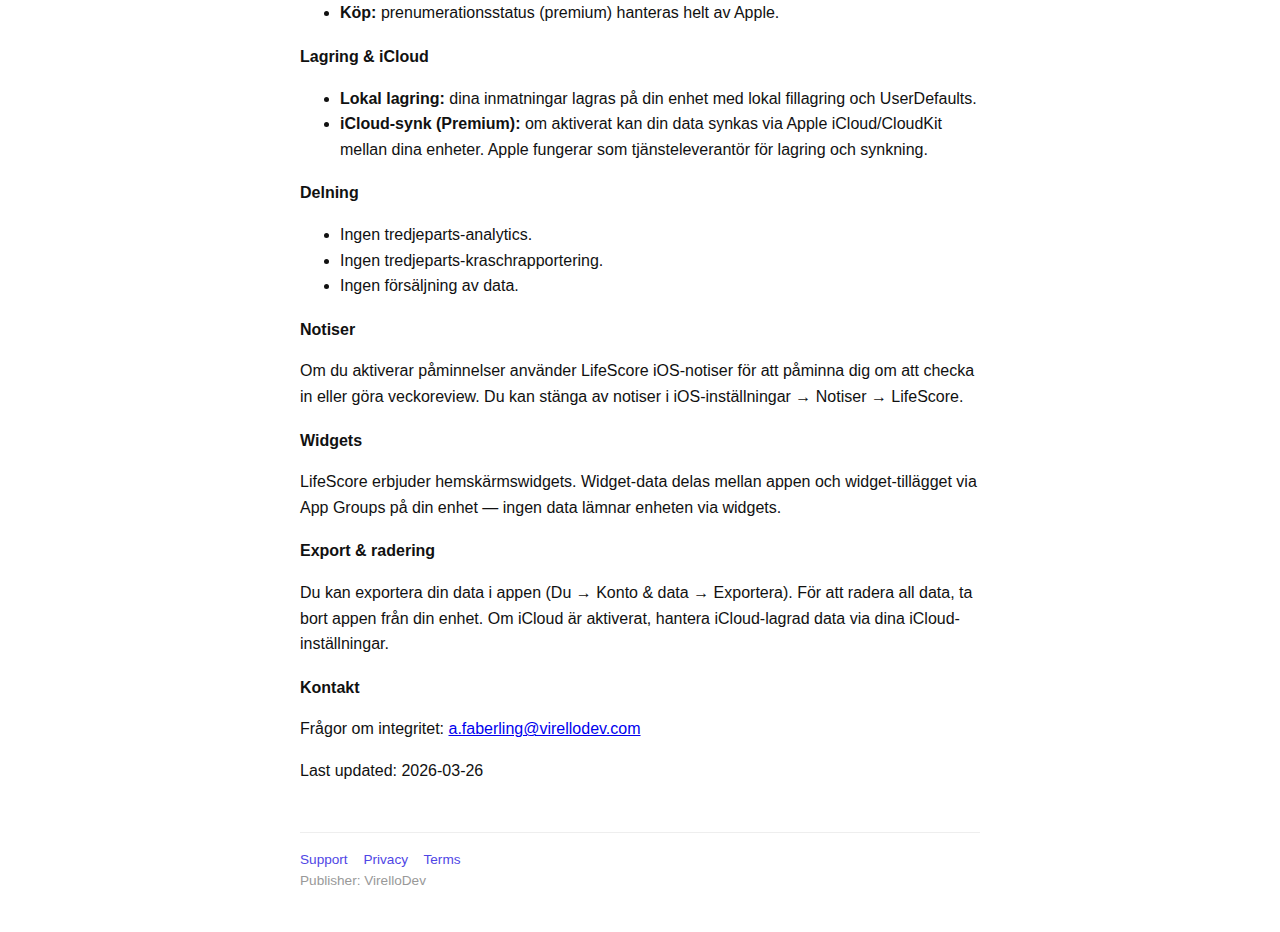
<file: lifescore-site/privacy.html>
<!DOCTYPE html>
<html lang="sv">
<head>
<meta charset="UTF-8">
<meta name="viewport" content="width=device-width, initial-scale=1">
<title>LifeScore Privacy Policy</title>
<style>
  body { font-family: -apple-system, BlinkMacSystemFont, "Segoe UI", sans-serif; max-width: 680px; margin: 40px auto; padding: 0 20px; color: #111; line-height: 1.6; }
  h1 { font-size: 2em; margin-bottom: 4px; }
  nav { margin-bottom: 32px; color: #666; }
  nav a { color: #4f46e5; text-decoration: none; margin-right: 12px; }
  nav a:hover { text-decoration: underline; }
  h2 { margin-top: 36px; }
  h3 { margin-top: 24px; color: #444; }
  h4 { margin-top: 18px; margin-bottom: 4px; }
  hr { border: none; border-top: 1px solid #eee; margin: 36px 0; }
  footer { margin-top: 48px; padding-top: 16px; border-top: 1px solid #eee; font-size: 0.85em; color: #999; }
  footer a { color: #4f46e5; text-decoration: none; margin-right: 12px; }
</style>
</head>
<body>

<h1>LifeScore</h1>
<nav>
  <a href="index.html">Support</a>
  <a href="privacy.html">Privacy</a>
  <a href="terms.html">Terms</a>
</nav>

<p><em>For App Store Connect: Privacy Policy URL</em></p>

<h2>Privacy Policy</h2>

<h3>English</h3>

<p>LifeScore helps you track daily self-ratings (1–7) across categories, goals and optional notes. Your data is yours.</p>

<h4>What data is handled</h4>
<ul>
  <li><strong>User content:</strong> daily ratings, categories, goals, weekly plans, quick notes, and any notes you write.</li>
  <li><strong>Purchases:</strong> subscription status (premium entitlement) handled entirely by Apple.</li>
</ul>

<h4>Storage &amp; iCloud</h4>
<ul>
  <li><strong>Local storage:</strong> your entries are stored on your device using local file storage and UserDefaults.</li>
  <li><strong>iCloud sync (Premium):</strong> if enabled, your data may sync via Apple iCloud/CloudKit between your devices. Apple acts as the service provider for storage and syncing.</li>
</ul>

<h4>Sharing</h4>
<ul>
  <li>No third-party analytics.</li>
  <li>No third-party crash reporting.</li>
  <li>No selling of data.</li>
</ul>

<h4>Notifications</h4>
<p>If you enable reminders, LifeScore uses iOS notifications to remind you to check in or review your week. You can disable notifications in iOS Settings → Notifications → LifeScore.</p>

<h4>Widgets</h4>
<p>LifeScore offers home screen widgets. Widget data is shared between the app and the widget extension via App Groups on your device only — no data leaves your device through widgets.</p>

<h4>Export &amp; deletion</h4>
<p>You can export your data inside the app (You → Account &amp; data → Export). To delete all data, delete the app from your device. If iCloud is enabled, manage iCloud-stored data through your iCloud settings.</p>

<h4>Contact</h4>
<p>For privacy questions: <a href="mailto:a.faberling@virellodev.com">a.faberling@virellodev.com</a></p>

<hr>

<h2>Integritetspolicy</h2>

<h3>Svenska</h3>

<p>LifeScore hjälper dig att följa upp dagliga självskattningar (1–7) per kategori, mål och valfria anteckningar. Din data är din.</p>

<h4>Vilken data hanteras</h4>
<ul>
  <li><strong>Användarinnehåll:</strong> dagliga betyg, kategorier, mål, veckoplaner, snabbanteckningar och anteckningar du skriver.</li>
  <li><strong>Köp:</strong> prenumerationsstatus (premium) hanteras helt av Apple.</li>
</ul>

<h4>Lagring &amp; iCloud</h4>
<ul>
  <li><strong>Lokal lagring:</strong> dina inmatningar lagras på din enhet med lokal fillagring och UserDefaults.</li>
  <li><strong>iCloud-synk (Premium):</strong> om aktiverat kan din data synkas via Apple iCloud/CloudKit mellan dina enheter. Apple fungerar som tjänsteleverantör för lagring och synkning.</li>
</ul>

<h4>Delning</h4>
<ul>
  <li>Ingen tredjeparts-analytics.</li>
  <li>Ingen tredjeparts-kraschrapportering.</li>
  <li>Ingen försäljning av data.</li>
</ul>

<h4>Notiser</h4>
<p>Om du aktiverar påminnelser använder LifeScore iOS-notiser för att påminna dig om att checka in eller göra veckoreview. Du kan stänga av notiser i iOS-inställningar → Notiser → LifeScore.</p>

<h4>Widgets</h4>
<p>LifeScore erbjuder hemskärmswidgets. Widget-data delas mellan appen och widget-tillägget via App Groups på din enhet — ingen data lämnar enheten via widgets.</p>

<h4>Export &amp; radering</h4>
<p>Du kan exportera din data i appen (Du → Konto &amp; data → Exportera). För att radera all data, ta bort appen från din enhet. Om iCloud är aktiverat, hantera iCloud-lagrad data via dina iCloud-inställningar.</p>

<h4>Kontakt</h4>
<p>Frågor om integritet: <a href="mailto:a.faberling@virellodev.com">a.faberling@virellodev.com</a></p>

<p>Last updated: 2026-03-26</p>

<footer>
  <a href="index.html">Support</a>
  <a href="privacy.html">Privacy</a>
  <a href="terms.html">Terms</a><br>
  Publisher: VirelloDev
</footer>

</body>
</html>
</file>
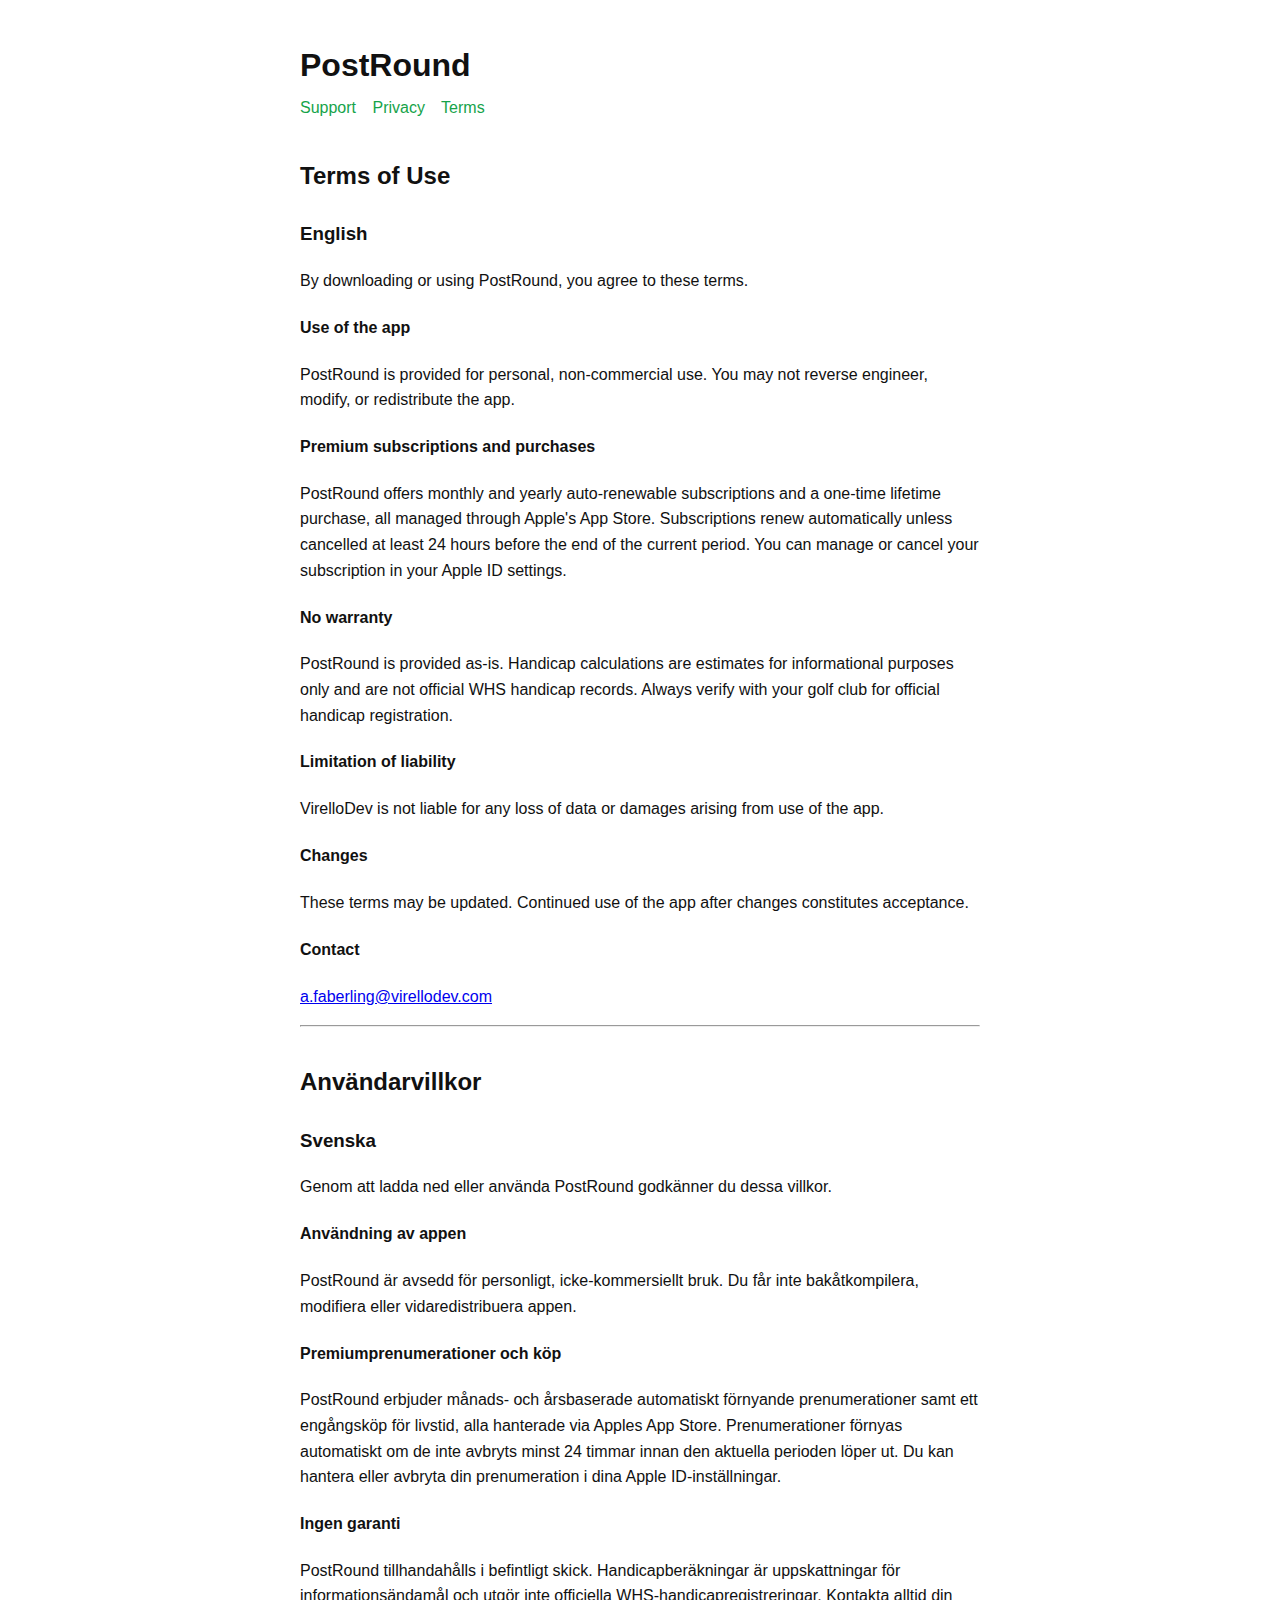
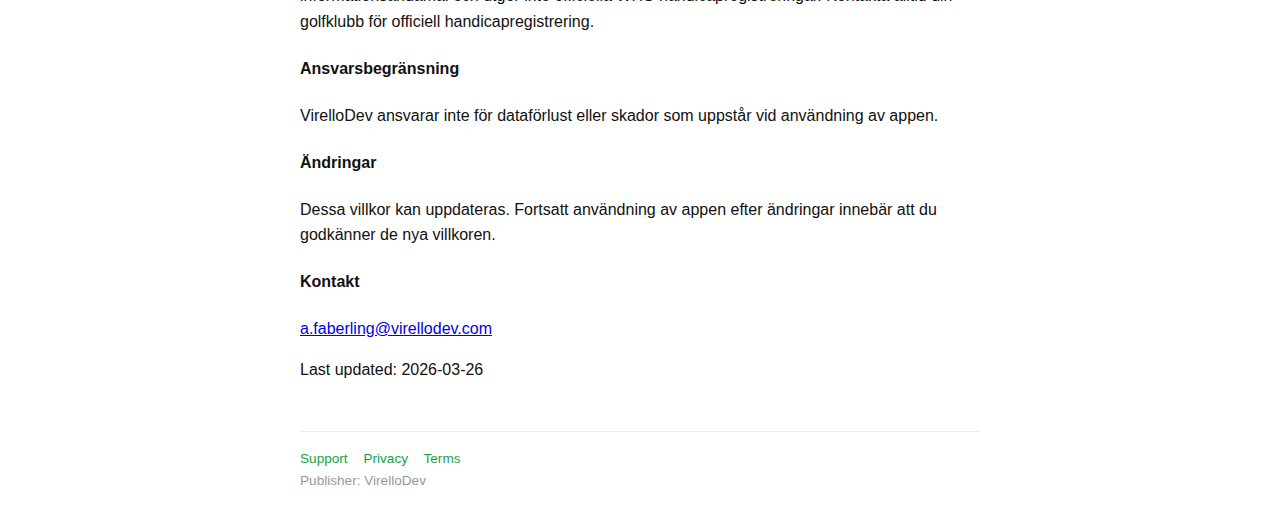
<file: postround-site/terms.html>
<!DOCTYPE html>
<html lang="sv">
<head>
<meta charset="UTF-8">
<meta name="viewport" content="width=device-width, initial-scale=1">
<title>PostRound Terms of Use</title>
<style>
  body { font-family: -apple-system, BlinkMacSystemFont, "Segoe UI", sans-serif; max-width: 680px; margin: 40px auto; padding: 0 20px; color: #111; line-height: 1.6; }
  h1 { font-size: 2em; margin-bottom: 4px; }
  nav { margin-bottom: 32px; color: #666; }
  nav a { color: #16a34a; text-decoration: none; margin-right: 12px; }
  nav a:hover { text-decoration: underline; }
  h2 { margin-top: 36px; }
  h3 { margin-top: 24px; }
  footer { margin-top: 48px; padding-top: 16px; border-top: 1px solid #eee; font-size: 0.85em; color: #999; }
  footer a { color: #16a34a; text-decoration: none; margin-right: 12px; }
</style>
</head>
<body>

<h1>PostRound</h1>
<nav>
  <a href="index.html">Support</a>
  <a href="privacy.html">Privacy</a>
  <a href="terms.html">Terms</a>
</nav>

<h2>Terms of Use</h2>

<h3>English</h3>

<p>By downloading or using PostRound, you agree to these terms.</p>

<h4>Use of the app</h4>
<p>PostRound is provided for personal, non-commercial use. You may not reverse engineer, modify, or redistribute the app.</p>

<h4>Premium subscriptions and purchases</h4>
<p>PostRound offers monthly and yearly auto-renewable subscriptions and a one-time lifetime purchase, all managed through Apple's App Store. Subscriptions renew automatically unless cancelled at least 24 hours before the end of the current period. You can manage or cancel your subscription in your Apple ID settings.</p>

<h4>No warranty</h4>
<p>PostRound is provided as-is. Handicap calculations are estimates for informational purposes only and are not official WHS handicap records. Always verify with your golf club for official handicap registration.</p>

<h4>Limitation of liability</h4>
<p>VirelloDev is not liable for any loss of data or damages arising from use of the app.</p>

<h4>Changes</h4>
<p>These terms may be updated. Continued use of the app after changes constitutes acceptance.</p>

<h4>Contact</h4>
<p><a href="mailto:a.faberling@virellodev.com">a.faberling@virellodev.com</a></p>

<hr>

<h2>Användarvillkor</h2>

<h3>Svenska</h3>

<p>Genom att ladda ned eller använda PostRound godkänner du dessa villkor.</p>

<h4>Användning av appen</h4>
<p>PostRound är avsedd för personligt, icke-kommersiellt bruk. Du får inte bakåtkompilera, modifiera eller vidaredistribuera appen.</p>

<h4>Premiumprenumerationer och köp</h4>
<p>PostRound erbjuder månads- och årsbaserade automatiskt förnyande prenumerationer samt ett engångsköp för livstid, alla hanterade via Apples App Store. Prenumerationer förnyas automatiskt om de inte avbryts minst 24 timmar innan den aktuella perioden löper ut. Du kan hantera eller avbryta din prenumeration i dina Apple ID-inställningar.</p>

<h4>Ingen garanti</h4>
<p>PostRound tillhandahålls i befintligt skick. Handicapberäkningar är uppskattningar för informationsändamål och utgör inte officiella WHS-handicapregistreringar. Kontakta alltid din golfklubb för officiell handicapregistrering.</p>

<h4>Ansvarsbegränsning</h4>
<p>VirelloDev ansvarar inte för dataförlust eller skador som uppstår vid användning av appen.</p>

<h4>Ändringar</h4>
<p>Dessa villkor kan uppdateras. Fortsatt användning av appen efter ändringar innebär att du godkänner de nya villkoren.</p>

<h4>Kontakt</h4>
<p><a href="mailto:a.faberling@virellodev.com">a.faberling@virellodev.com</a></p>

<p>Last updated: 2026-03-26</p>

<footer>
  <a href="index.html">Support</a>
  <a href="privacy.html">Privacy</a>
  <a href="terms.html">Terms</a><br>
  Publisher: VirelloDev
</footer>

</body>
</html>
</file>
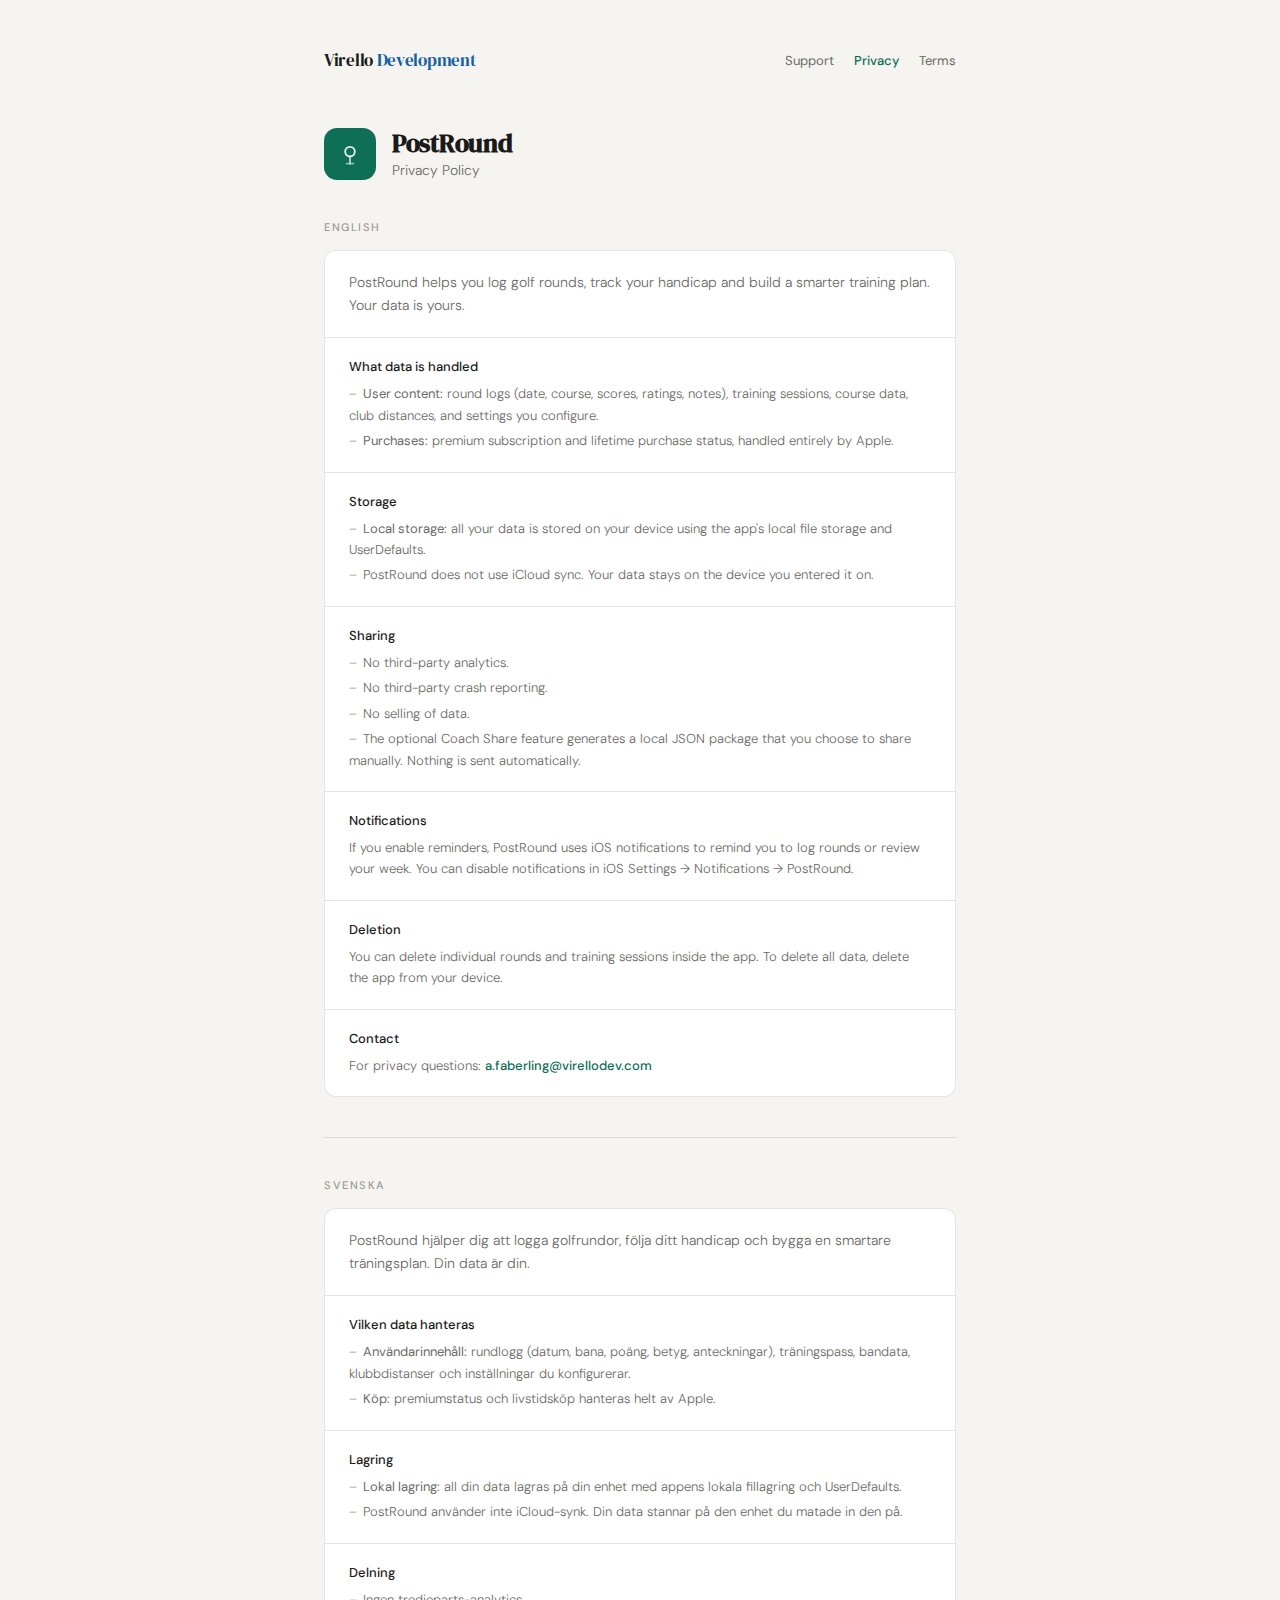
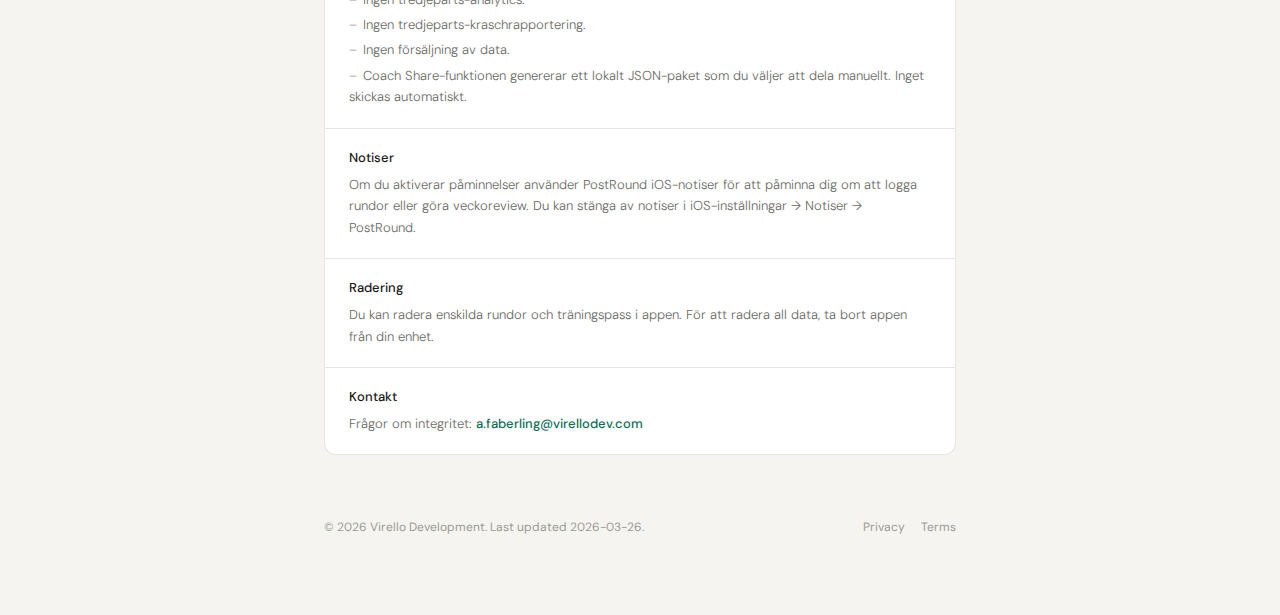
<file: postround/privacy.html>
<!DOCTYPE html>
<html lang="sv">
<head>
  <meta charset="UTF-8">
  <meta name="viewport" content="width=device-width, initial-scale=1.0">
  <title>PostRound — Privacy Policy</title>
  <link rel="preconnect" href="https://fonts.googleapis.com">
  <link rel="preconnect" href="https://fonts.gstatic.com" crossorigin>
  <link href="https://fonts.googleapis.com/css2?family=DM+Sans:wght@300;400;500&family=DM+Serif+Display&display=swap" rel="stylesheet">
  <style>
    *, *::before, *::after { box-sizing: border-box; margin: 0; padding: 0; }

    :root {
      --text: #1a1a18;
      --muted: #6b6b66;
      --hint: #9b9b96;
      --surface: #ffffff;
      --bg: #f5f4f0;
      --border: rgba(0,0,0,0.1);
      --accent: #0F6E56;
      --app-color: #0F6E56;
    }

    @media (prefers-color-scheme: dark) {
      :root {
        --text: #e8e8e4;
        --muted: #9b9b96;
        --hint: #6b6b66;
        --surface: #1e1e1c;
        --bg: #161614;
        --border: rgba(255,255,255,0.1);
        --accent: #1D9E75;
        --app-color: #1D9E75;
      }
    }

    body {
      font-family: 'DM Sans', system-ui, sans-serif;
      color: var(--text);
      background: var(--bg);
      min-height: 100vh;
      -webkit-font-smoothing: antialiased;
    }

    .page { max-width: 680px; margin: 0 auto; padding: 3rem 1.5rem 5rem; }

    nav {
      display: flex;
      align-items: center;
      justify-content: space-between;
      margin-bottom: 3.5rem;
      flex-wrap: wrap;
      gap: 12px;
    }

    .nav-logo {
      font-family: 'DM Serif Display', Georgia, serif;
      font-size: 17px;
      letter-spacing: -0.3px;
      color: var(--text);
      text-decoration: none;
    }

    .nav-logo span { color: #185FA5; }

    .nav-links { display: flex; gap: 20px; }

    .nav-links a {
      font-size: 13px;
      color: var(--muted);
      text-decoration: none;
      transition: color 0.15s;
    }

    .nav-links a:hover { color: var(--text); }
    .nav-links a.active { color: var(--app-color); font-weight: 500; }

    .app-header {
      display: flex;
      align-items: center;
      gap: 16px;
      margin-bottom: 2.5rem;
    }

    .app-icon {
      width: 52px;
      height: 52px;
      border-radius: 13px;
      background: var(--app-color);
      display: flex;
      align-items: center;
      justify-content: center;
      flex-shrink: 0;
    }

    .app-icon svg { width: 24px; height: 24px; }

    .app-header-text h1 {
      font-family: 'DM Serif Display', Georgia, serif;
      font-size: 26px;
      letter-spacing: -0.3px;
      line-height: 1.1;
    }

    .app-header-text p {
      font-size: 14px;
      color: var(--muted);
      font-weight: 300;
      margin-top: 3px;
    }

    .section-label {
      font-size: 11px;
      font-weight: 500;
      letter-spacing: 0.14em;
      text-transform: uppercase;
      color: var(--hint);
      margin-bottom: 1rem;
    }

    .lang-block { margin-bottom: 2.5rem; }

    .policy-card {
      background: var(--surface);
      border: 0.5px solid var(--border);
      border-radius: 12px;
      overflow: hidden;
    }

    .policy-intro {
      padding: 1.25rem 1.5rem;
      font-size: 14px;
      color: var(--muted);
      font-weight: 300;
      line-height: 1.65;
      border-bottom: 0.5px solid var(--border);
    }

    .policy-section {
      padding: 1.25rem 1.5rem;
      border-bottom: 0.5px solid var(--border);
    }

    .policy-section:last-child { border-bottom: none; }

    .policy-section h3 {
      font-size: 13px;
      font-weight: 500;
      margin-bottom: 8px;
    }

    .policy-section p,
    .policy-section li {
      font-size: 13px;
      color: var(--muted);
      line-height: 1.65;
      font-weight: 300;
    }

    .policy-section ul {
      list-style: none;
      display: flex;
      flex-direction: column;
      gap: 4px;
    }

    .policy-section ul li::before {
      content: "–";
      margin-right: 6px;
      color: var(--hint);
    }

    .policy-section a {
      color: var(--app-color);
      text-decoration: none;
      font-weight: 500;
    }

    .policy-section a:hover { opacity: 0.75; }

    hr { border: none; border-top: 0.5px solid var(--border); margin: 2.5rem 0; }

    footer {
      margin-top: 4rem;
      display: flex;
      align-items: center;
      justify-content: space-between;
      flex-wrap: wrap;
      gap: 8px;
    }

    .footer-copy { font-size: 12px; color: var(--hint); }
    .footer-links { display: flex; gap: 16px; }

    .footer-links a {
      font-size: 12px;
      color: var(--hint);
      text-decoration: none;
      transition: color 0.15s;
    }

    .footer-links a:hover { color: var(--muted); }
  </style>
</head>
<body>
  <div class="page">
    <nav>
      <a href="https://virellodev.com" class="nav-logo">Virello <span>Development</span></a>
      <div class="nav-links">
        <a href="index.html">Support</a>
        <a href="privacy.html" class="active">Privacy</a>
        <a href="terms.html">Terms</a>
      </div>
    </nav>

    <div class="app-header">
      <div class="app-icon">
        <svg viewBox="0 0 20 20" fill="none" xmlns="http://www.w3.org/2000/svg">
          <circle cx="10" cy="8" r="4" stroke="white" stroke-width="1.5" opacity="0.9"/>
          <path d="M10 12 L10 18" stroke="white" stroke-width="1.5" stroke-linecap="round" opacity="0.7"/>
          <path d="M7 18 L13 18" stroke="white" stroke-width="1.5" stroke-linecap="round" opacity="0.5"/>
        </svg>
      </div>
      <div class="app-header-text">
        <h1>PostRound</h1>
        <p>Privacy Policy</p>
      </div>
    </div>

    <p class="section-label">English</p>
    <div class="lang-block">
      <div class="policy-card">
        <p class="policy-intro">PostRound helps you log golf rounds, track your handicap and build a smarter training plan. Your data is yours.</p>
        <div class="policy-section">
          <h3>What data is handled</h3>
          <ul>
            <li><strong>User content:</strong> round logs (date, course, scores, ratings, notes), training sessions, course data, club distances, and settings you configure.</li>
            <li><strong>Purchases:</strong> premium subscription and lifetime purchase status, handled entirely by Apple.</li>
          </ul>
        </div>
        <div class="policy-section">
          <h3>Storage</h3>
          <ul>
            <li><strong>Local storage:</strong> all your data is stored on your device using the app's local file storage and UserDefaults.</li>
            <li>PostRound does not use iCloud sync. Your data stays on the device you entered it on.</li>
          </ul>
        </div>
        <div class="policy-section">
          <h3>Sharing</h3>
          <ul>
            <li>No third-party analytics.</li>
            <li>No third-party crash reporting.</li>
            <li>No selling of data.</li>
            <li>The optional Coach Share feature generates a local JSON package that you choose to share manually. Nothing is sent automatically.</li>
          </ul>
        </div>
        <div class="policy-section">
          <h3>Notifications</h3>
          <p>If you enable reminders, PostRound uses iOS notifications to remind you to log rounds or review your week. You can disable notifications in iOS Settings → Notifications → PostRound.</p>
        </div>
        <div class="policy-section">
          <h3>Deletion</h3>
          <p>You can delete individual rounds and training sessions inside the app. To delete all data, delete the app from your device.</p>
        </div>
        <div class="policy-section">
          <h3>Contact</h3>
          <p>For privacy questions: <a href="mailto:a.faberling@virellodev.com">a.faberling@virellodev.com</a></p>
        </div>
      </div>
    </div>

    <hr>

    <p class="section-label">Svenska</p>
    <div class="lang-block">
      <div class="policy-card">
        <p class="policy-intro">PostRound hjälper dig att logga golfrundor, följa ditt handicap och bygga en smartare träningsplan. Din data är din.</p>
        <div class="policy-section">
          <h3>Vilken data hanteras</h3>
          <ul>
            <li><strong>Användarinnehåll:</strong> rundlogg (datum, bana, poäng, betyg, anteckningar), träningspass, bandata, klubbdistanser och inställningar du konfigurerar.</li>
            <li><strong>Köp:</strong> premiumstatus och livstidsköp hanteras helt av Apple.</li>
          </ul>
        </div>
        <div class="policy-section">
          <h3>Lagring</h3>
          <ul>
            <li><strong>Lokal lagring:</strong> all din data lagras på din enhet med appens lokala fillagring och UserDefaults.</li>
            <li>PostRound använder inte iCloud-synk. Din data stannar på den enhet du matade in den på.</li>
          </ul>
        </div>
        <div class="policy-section">
          <h3>Delning</h3>
          <ul>
            <li>Ingen tredjeparts-analytics.</li>
            <li>Ingen tredjeparts-kraschrapportering.</li>
            <li>Ingen försäljning av data.</li>
            <li>Coach Share-funktionen genererar ett lokalt JSON-paket som du väljer att dela manuellt. Inget skickas automatiskt.</li>
          </ul>
        </div>
        <div class="policy-section">
          <h3>Notiser</h3>
          <p>Om du aktiverar påminnelser använder PostRound iOS-notiser för att påminna dig om att logga rundor eller göra veckoreview. Du kan stänga av notiser i iOS-inställningar → Notiser → PostRound.</p>
        </div>
        <div class="policy-section">
          <h3>Radering</h3>
          <p>Du kan radera enskilda rundor och träningspass i appen. För att radera all data, ta bort appen från din enhet.</p>
        </div>
        <div class="policy-section">
          <h3>Kontakt</h3>
          <p>Frågor om integritet: <a href="mailto:a.faberling@virellodev.com">a.faberling@virellodev.com</a></p>
        </div>
      </div>
    </div>

    <footer>
      <p class="footer-copy">© 2026 Virello Development. Last updated 2026-03-26.</p>
      <div class="footer-links">
        <a href="privacy.html">Privacy</a>
        <a href="terms.html">Terms</a>
      </div>
    </footer>
  </div>
</body>
</html>
</file>
